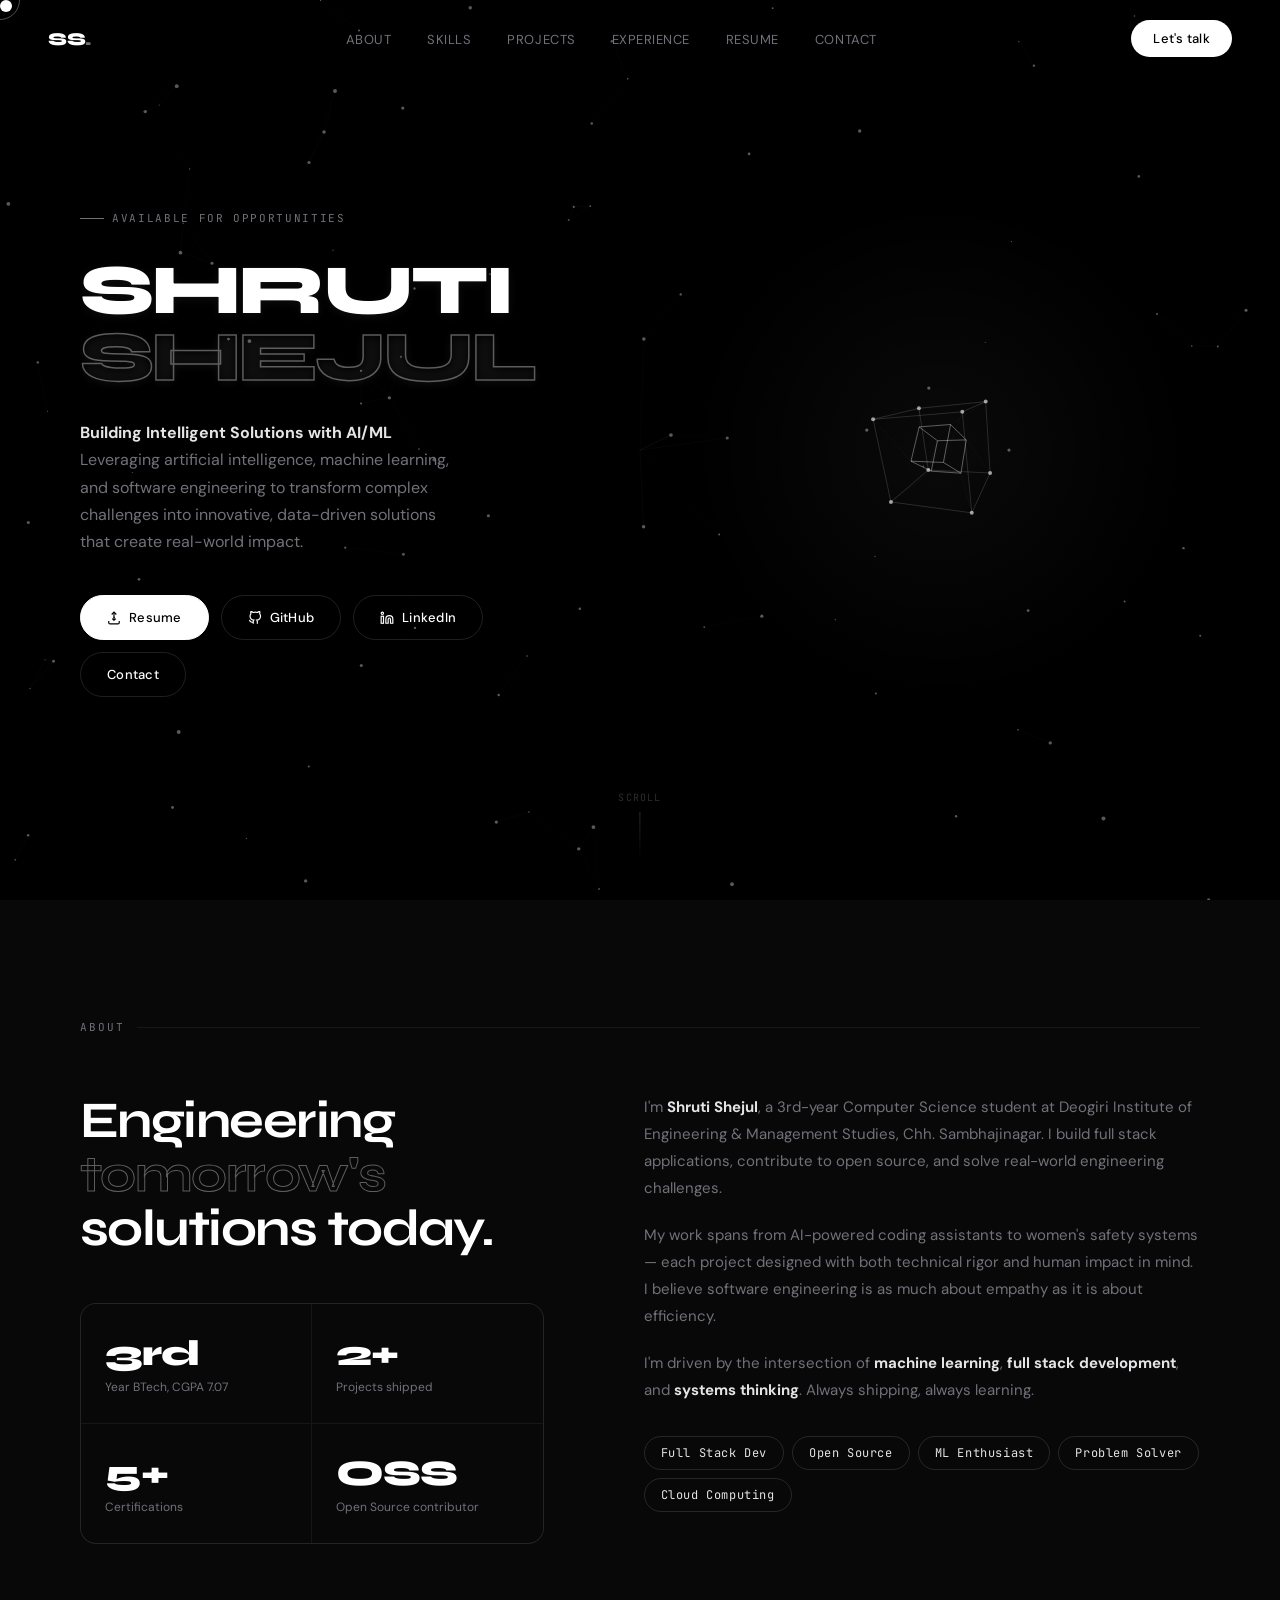
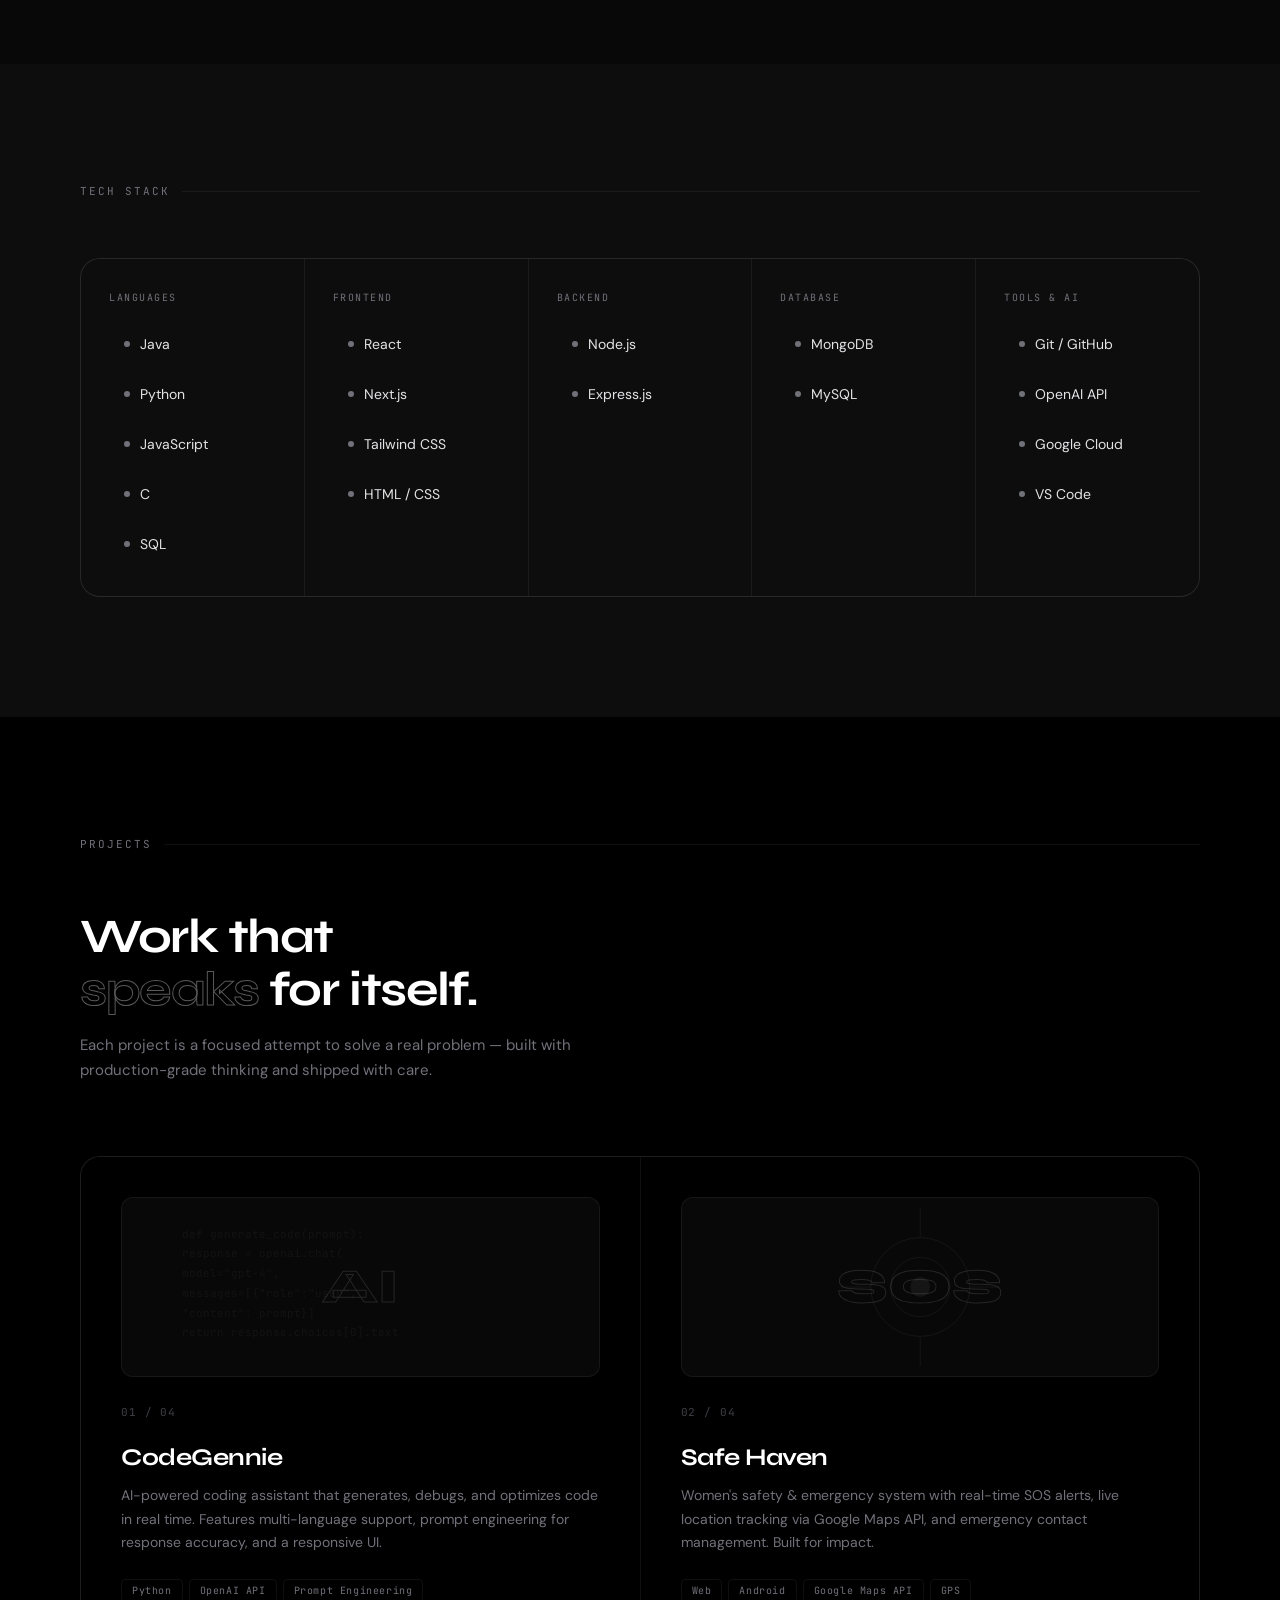
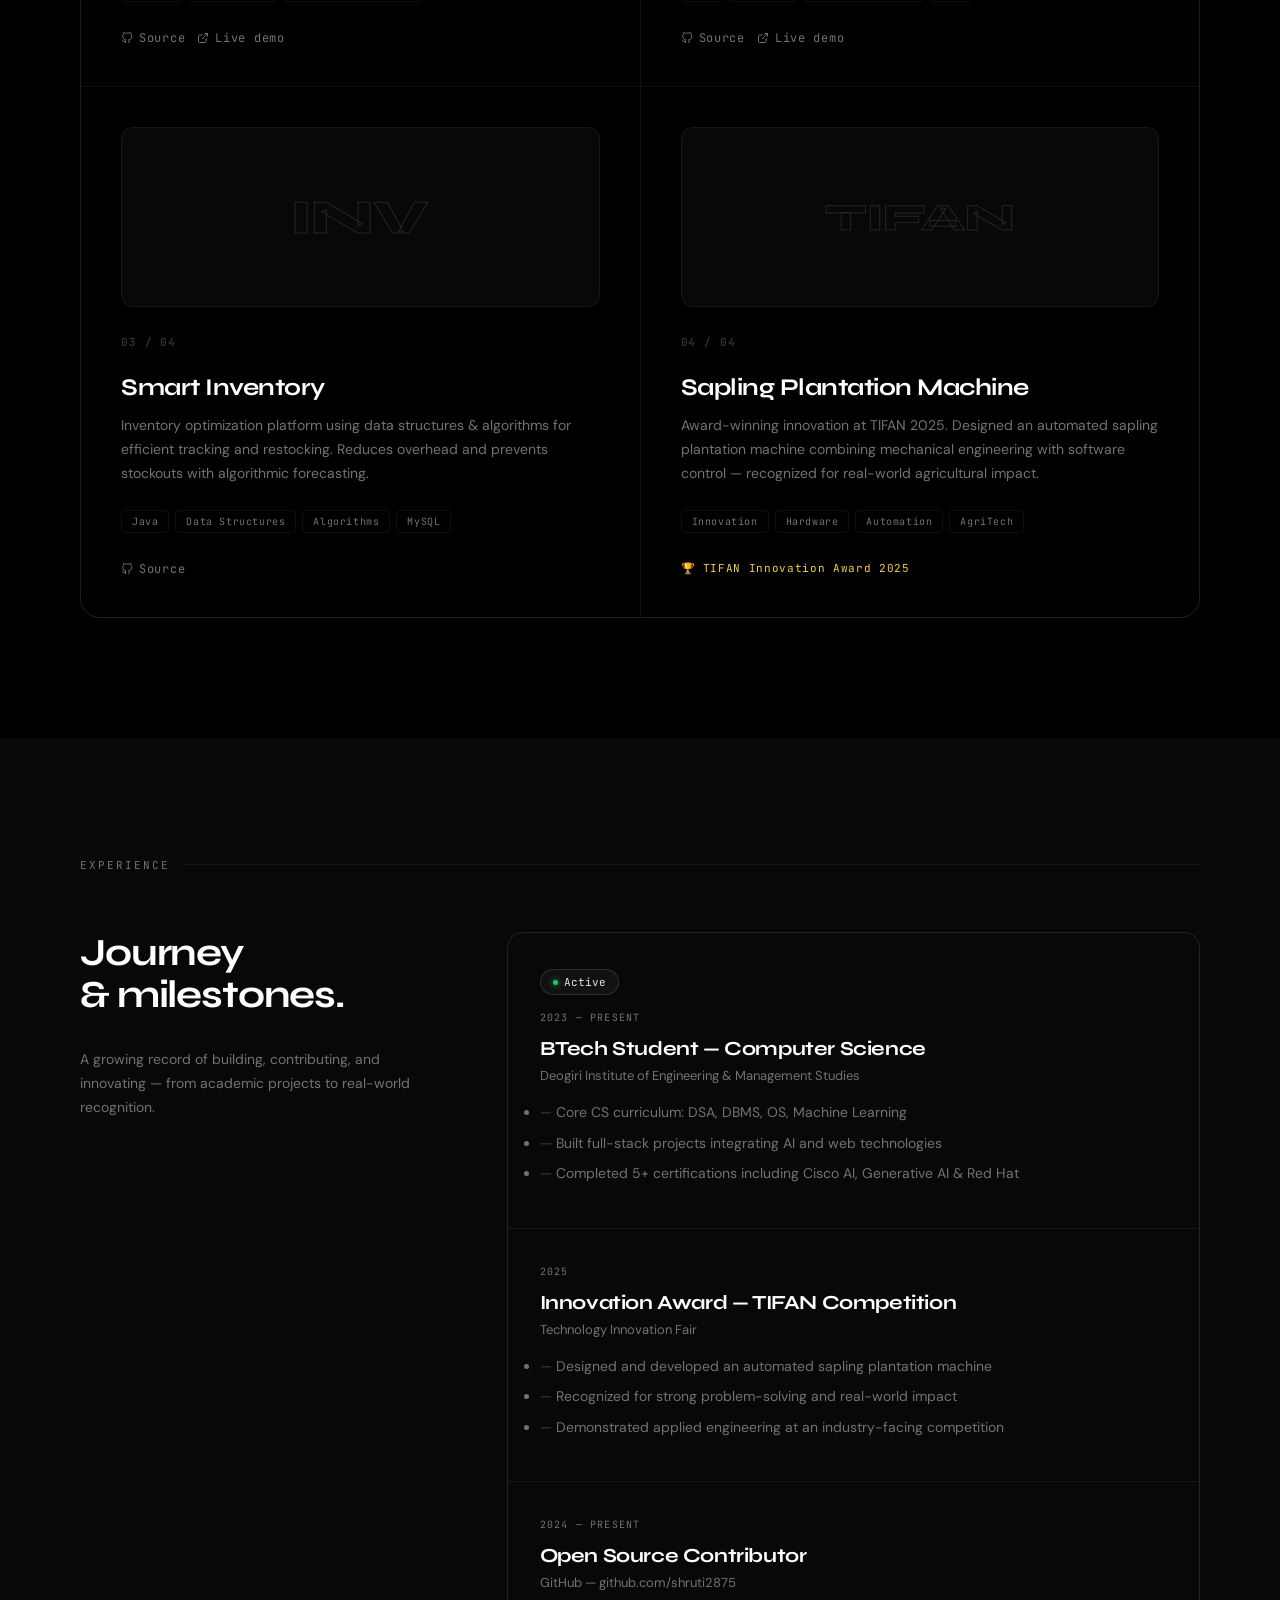
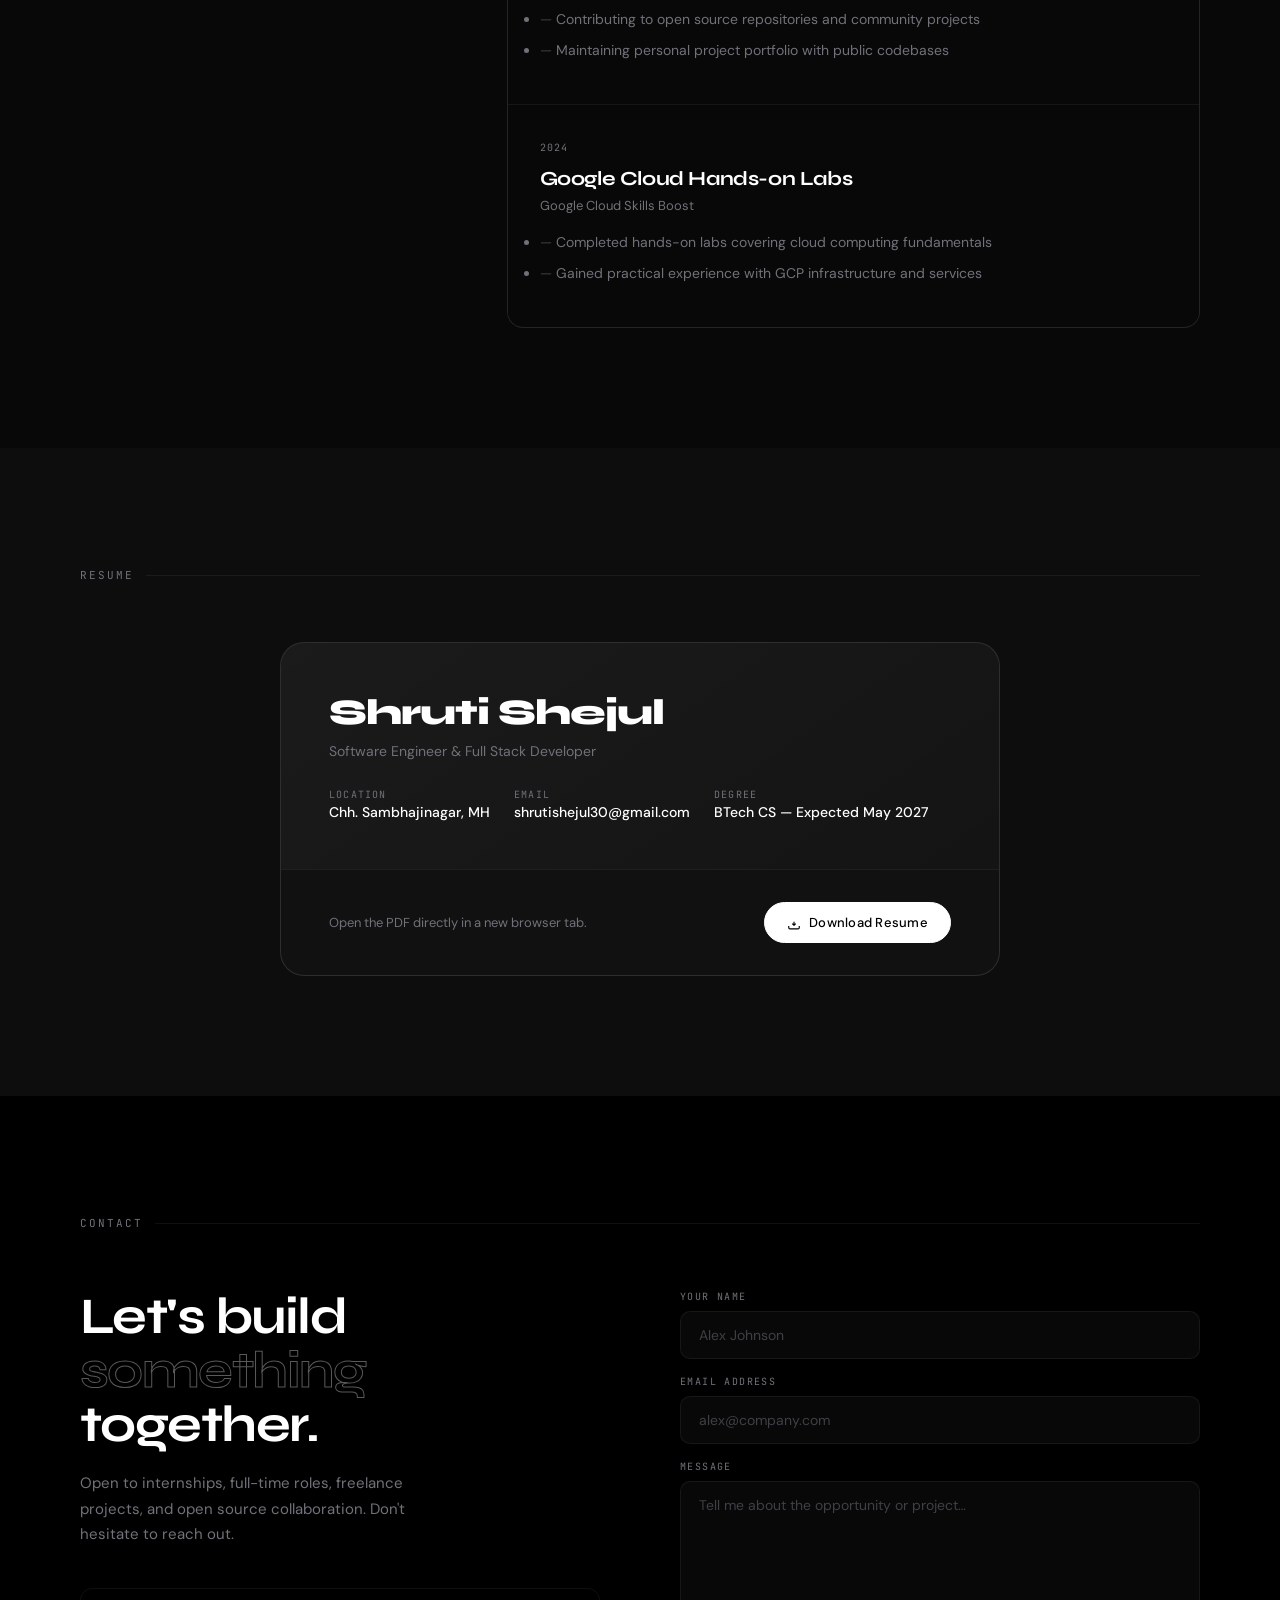
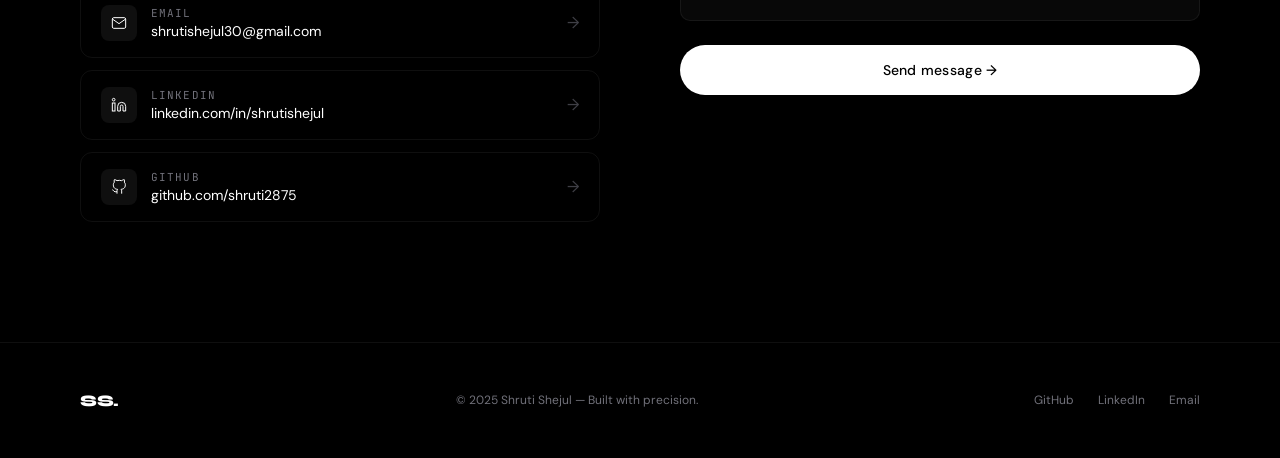
<file: index.html>
<!DOCTYPE html>
<html lang="en">
<head>
  <meta charset="UTF-8" />
  <meta name="viewport" content="width=device-width, initial-scale=1.0" />
  <meta name="description" content="Shruti Shejul — Full Stack Developer, Software Engineer, and Open Source Contributor building real-world software solutions." />
  <meta name="keywords" content="Shruti Shejul, portfolio, software engineer, full stack developer, open source, web development" />
  <meta name="author" content="Shruti Shejul" />
  <meta property="og:title" content="Shruti Shejul — Software Engineer" />
  <meta property="og:description" content="Full Stack Developer building real-world software solutions." />
  <meta property="og:type" content="website" />
  <meta property="og:site_name" content="Shruti Shejul Portfolio" />
  <meta name="theme-color" content="#000000" />
  <title>Shruti Shejul — Software Engineer</title>
  <link rel="preconnect" href="https://fonts.googleapis.com" />
  <link rel="preconnect" href="https://fonts.gstatic.com" crossorigin />
  <link href="https://fonts.googleapis.com/css2?family=Syne:wght@400;600;700;800&family=DM+Sans:wght@300;400;500&family=JetBrains+Mono:wght@400;500&display=swap" rel="stylesheet" />
  <link rel="icon" type="image/svg+xml" href="assets/icons/favicon.svg" />
  <link rel="stylesheet" href="css/style.css" />
  <link rel="stylesheet" href="css/animations.css" />
  <link rel="stylesheet" href="css/responsive.css" />
</head>
<body>
  <div id="cursor"></div>
  <div id="cursor-ring"></div>

  <!-- Navbar -->
  <nav id="nav">
    <a href="#home" class="nav-logo">SS<span>.</span></a>
    <ul class="nav-links">
      <li><a href="#about">About</a></li>
      <li><a href="#skills">Skills</a></li>
      <li><a href="#projects">Projects</a></li>
      <li><a href="#experience">Experience</a></li>
      <li><a href="./assets/resume/resume.pdf" target="_blank" rel="noopener noreferrer" data-resume-link>Resume</a></li>
      <li><a href="#contact">Contact</a></li>
    </ul>
    <a href="mailto:shrutishejul30@gmail.com" class="nav-cta">Let's talk</a>
    <button class="nav-menu" aria-label="menu" id="menuBtn">
      <span></span><span></span><span></span>
    </button>
  </nav>

  <!-- Hero -->
  <section id="home">
    <canvas id="particles-canvas"></canvas>
    <div class="hero-grid">
      <div class="hero-content">
        <div class="hero-label">Available for opportunities</div>
        <h1 class="hero-name">
          <span class="line">SHRUTI</span>
          <span class="line">SHEJUL</span>
        </h1>
        <p class="hero-tagline">
          <strong>Building Intelligent Solutions with AI/ML</strong><br>
          Leveraging artificial intelligence, machine learning, and software engineering to transform complex challenges into innovative, data-driven solutions that create real-world impact.
        </p>
        <div class="hero-actions">
          <a href="./assets/resume/resume.pdf" target="_blank" rel="noopener noreferrer" class="btn btn-primary" data-resume-link>
            <svg viewBox="0 0 24 24" fill="none" stroke="currentColor"><path d="M12 10v6m0 0l-3-3m3 3l3-3M3 17v3a2 2 0 002 2h14a2 2 0 002-2v-3"/><path d="M16 6l-4-4-4 4"/><path d="M12 2v10"/></svg>
            Resume
          </a>
          <a href="https://github.com/shruti2875" target="_blank" rel="noopener" class="btn btn-ghost">
            <svg viewBox="0 0 24 24" fill="none" stroke="currentColor"><path d="M9 19c-5 1.5-5-2.5-7-3m14 6v-3.87a3.37 3.37 0 00-.94-2.61c3.14-.35 6.44-1.54 6.44-7A5.44 5.44 0 0020 4.77 5.07 5.07 0 0019.91 1S18.73.65 16 2.48a13.38 13.38 0 00-7 0C6.27.65 5.09 1 5.09 1A5.07 5.07 0 005 4.77a5.44 5.44 0 00-1.5 3.78c0 5.42 3.3 6.61 6.44 7A3.37 3.37 0 009 18.13V22"/></svg>
            GitHub
          </a>
          <a href="https://www.linkedin.com/in/shrutishejul" target="_blank" rel="noopener" class="btn btn-ghost">
            <svg viewBox="0 0 24 24" fill="none" stroke="currentColor"><path d="M16 8a6 6 0 016 6v7h-4v-7a2 2 0 00-2-2 2 2 0 00-2 2v7h-4v-7a6 6 0 016-6z"/><rect x="2" y="9" width="4" height="12"/><circle cx="4" cy="4" r="2"/></svg>
            LinkedIn
          </a>
          <a href="#contact" class="btn btn-ghost">Contact</a>
        </div>
      </div>
      <div class="hero-visual">
        <div class="hero-orb-wrap">
          <div class="orb-glow"></div>
          <canvas id="hero3d" width="420" height="420"></canvas>
        </div>
      </div>
    </div>
    <div class="scroll-indicator">
      <span>Scroll</span>
      <div class="scroll-line"></div>
    </div>
  </section>

  <!-- About -->
  <section id="about">
    <div class="container">
      <div class="section-label">About</div>
      <div class="about-grid">
        <div class="reveal">
          <h2 class="about-headline">Engineering<br><em>tomorrow's</em><br>solutions today.</h2>
          <div class="about-stats">
            <div class="stat-cell"><div class="num">3rd</div><div class="lbl">Year BTech, CGPA 7.07</div></div>
            <div class="stat-cell"><div class="num">2+</div><div class="lbl">Projects shipped</div></div>
            <div class="stat-cell"><div class="num">5+</div><div class="lbl">Certifications</div></div>
            <div class="stat-cell"><div class="num">OSS</div><div class="lbl">Open Source contributor</div></div>
          </div>
        </div>
        <div class="about-text reveal reveal-delay-2">
          <p>I'm <strong>Shruti Shejul</strong>, a 3rd-year Computer Science student at Deogiri Institute of Engineering &amp; Management Studies, Chh. Sambhajinagar. I build full stack applications, contribute to open source, and solve real-world engineering challenges.</p>
          <p>My work spans from AI-powered coding assistants to women's safety systems — each project designed with both technical rigor and human impact in mind. I believe software engineering is as much about empathy as it is about efficiency.</p>
          <p>I'm driven by the intersection of <strong>machine learning</strong>, <strong>full stack development</strong>, and <strong>systems thinking</strong>. Always shipping, always learning.</p>
          <div class="about-badges">
            <span class="badge">Full Stack Dev</span>
            <span class="badge">Open Source</span>
            <span class="badge">ML Enthusiast</span>
            <span class="badge">Problem Solver</span>
            <span class="badge">Cloud Computing</span>
          </div>
        </div>
      </div>
    </div>
  </section>

  <!-- Skills -->
  <section id="skills">
    <div class="container">
      <div class="section-label">Tech Stack</div>
      <div class="skills-grid reveal">
        <div class="skill-cat"><div class="skill-cat-label">Languages</div><div class="skill-items"><div class="skill-item"><span class="skill-dot"></span>Java</div><div class="skill-item"><span class="skill-dot"></span>Python</div><div class="skill-item"><span class="skill-dot"></span>JavaScript</div><div class="skill-item"><span class="skill-dot"></span>C</div><div class="skill-item"><span class="skill-dot"></span>SQL</div></div></div>
        <div class="skill-cat"><div class="skill-cat-label">Frontend</div><div class="skill-items"><div class="skill-item"><span class="skill-dot"></span>React</div><div class="skill-item"><span class="skill-dot"></span>Next.js</div><div class="skill-item"><span class="skill-dot"></span>Tailwind CSS</div><div class="skill-item"><span class="skill-dot"></span>HTML / CSS</div></div></div>
        <div class="skill-cat"><div class="skill-cat-label">Backend</div><div class="skill-items"><div class="skill-item"><span class="skill-dot"></span>Node.js</div><div class="skill-item"><span class="skill-dot"></span>Express.js</div></div></div>
        <div class="skill-cat"><div class="skill-cat-label">Database</div><div class="skill-items"><div class="skill-item"><span class="skill-dot"></span>MongoDB</div><div class="skill-item"><span class="skill-dot"></span>MySQL</div></div></div>
        <div class="skill-cat"><div class="skill-cat-label">Tools &amp; AI</div><div class="skill-items"><div class="skill-item"><span class="skill-dot"></span>Git / GitHub</div><div class="skill-item"><span class="skill-dot"></span>OpenAI API</div><div class="skill-item"><span class="skill-dot"></span>Google Cloud</div><div class="skill-item"><span class="skill-dot"></span>VS Code</div></div></div>
      </div>
    </div>
  </section>

  <!-- Projects -->
  <section id="projects">
    <div class="container">
      <div class="section-label">Projects</div>
      <div class="projects-intro reveal">
        <h2>Work that<br><em style="font-style:normal;color:transparent;-webkit-text-stroke:1px rgba(255,255,255,.35)">speaks</em> for itself.</h2>
        <p>Each project is a focused attempt to solve a real problem — built with production-grade thinking and shipped with care.</p>
      </div>
      <div class="projects-grid">
        <div class="project-card reveal"><div class="project-visual"><div class="project-visual-inner"><div class="project-icon">AI</div></div><svg style="position:absolute;inset:0;width:100%;height:100%;opacity:.04" viewBox="0 0 400 180"><text x="20" y="40" fill="white" font-family="JetBrains Mono,monospace" font-size="11">def generate_code(prompt):</text><text x="20" y="60" fill="white" font-family="JetBrains Mono,monospace" font-size="11">  response = openai.chat(</text><text x="20" y="80" fill="white" font-family="JetBrains Mono,monospace" font-size="11">    model="gpt-4",</text><text x="20" y="100" fill="white" font-family="JetBrains Mono,monospace" font-size="11">    messages=[{"role":"user",</text><text x="20" y="120" fill="white" font-family="JetBrains Mono,monospace" font-size="11">      "content": prompt}]</text><text x="20" y="140" fill="white" font-family="JetBrains Mono,monospace" font-size="11">  return response.choices[0].text</text></svg></div><div class="project-num">01 / 04</div><div class="project-title">CodeGennie</div><p class="project-desc">AI-powered coding assistant that generates, debugs, and optimizes code in real time. Features multi-language support, prompt engineering for response accuracy, and a responsive UI.</p><div class="project-stack"><span class="tech-tag">Python</span><span class="tech-tag">OpenAI API</span><span class="tech-tag">Prompt Engineering</span></div><div class="project-links"><a href="https://github.com/shruti2875" target="_blank" rel="noopener" class="project-link"><svg viewBox="0 0 24 24" fill="none" stroke="currentColor" stroke-width="2"><path d="M9 19c-5 1.5-5-2.5-7-3m14 6v-3.87a3.37 3.37 0 00-.94-2.61c3.14-.35 6.44-1.54 6.44-7A5.44 5.44 0 0020 4.77 5.07 5.07 0 0019.91 1S18.73.65 16 2.48a13.38 13.38 0 00-7 0C6.27.65 5.09 1 5.09 1A5.07 5.07 0 005 4.77a5.44 5.44 0 00-1.5 3.78c0 5.42 3.3 6.61 6.44 7A3.37 3.37 0 009 18.13V22"/></svg>Source</a><a href="#" class="project-link"><svg viewBox="0 0 24 24" fill="none" stroke="currentColor" stroke-width="2"><path d="M18 13v6a2 2 0 01-2 2H5a2 2 0 01-2-2V8a2 2 0 012-2h6"/><polyline points="15 3 21 3 21 9"/><line x1="10" y1="14" x2="21" y2="3"/></svg>Live demo</a></div></div>
        <div class="project-card reveal reveal-delay-1"><div class="project-visual"><div class="project-visual-inner"><div class="project-icon">SOS</div></div><svg style="position:absolute;inset:0;width:100%;height:100%;opacity:.05" viewBox="0 0 400 180"><circle cx="200" cy="90" r="50" fill="none" stroke="white" stroke-width="1"/><circle cx="200" cy="90" r="30" fill="none" stroke="white" stroke-width="1"/><circle cx="200" cy="90" r="10" fill="white"/><line x1="200" y1="10" x2="200" y2="40" stroke="white" stroke-width="1"/><line x1="200" y1="140" x2="200" y2="170" stroke="white" stroke-width="1"/><line x1="120" y1="90" x2="150" y2="90" stroke="white" stroke-width="1"/><line x1="250" y1="90" x2="280" y2="90" stroke="white" stroke-width="1"/></svg></div><div class="project-num">02 / 04</div><div class="project-title">Safe Haven</div><p class="project-desc">Women's safety &amp; emergency system with real-time SOS alerts, live location tracking via Google Maps API, and emergency contact management. Built for impact.</p><div class="project-stack"><span class="tech-tag">Web</span><span class="tech-tag">Android</span><span class="tech-tag">Google Maps API</span><span class="tech-tag">GPS</span></div><div class="project-links"><a href="https://github.com/shruti2875" target="_blank" rel="noopener" class="project-link"><svg viewBox="0 0 24 24" fill="none" stroke="currentColor" stroke-width="2"><path d="M9 19c-5 1.5-5-2.5-7-3m14 6v-3.87a3.37 3.37 0 00-.94-2.61c3.14-.35 6.44-1.54 6.44-7A5.44 5.44 0 0020 4.77 5.07 5.07 0 0019.91 1S18.73.65 16 2.48a13.38 13.38 0 00-7 0C6.27.65 5.09 1 5.09 1A5.07 5.07 0 005 4.77a5.44 5.44 0 00-1.5 3.78c0 5.42 3.3 6.61 6.44 7A3.37 3.37 0 009 18.13V22"/></svg>Source</a><a href="#" class="project-link"><svg viewBox="0 0 24 24" fill="none" stroke="currentColor" stroke-width="2"><path d="M18 13v6a2 2 0 01-2 2H5a2 2 0 01-2-2V8a2 2 0 012-2h6"/><polyline points="15 3 21 3 21 9"/><line x1="10" y1="14" x2="21" y2="3"/></svg>Live demo</a></div></div>
        <div class="project-card reveal reveal-delay-2"><div class="project-visual"><div class="project-visual-inner"><div class="project-icon">INV</div></div></div><div class="project-num">03 / 04</div><div class="project-title">Smart Inventory</div><p class="project-desc">Inventory optimization platform using data structures &amp; algorithms for efficient tracking and restocking. Reduces overhead and prevents stockouts with algorithmic forecasting.</p><div class="project-stack"><span class="tech-tag">Java</span><span class="tech-tag">Data Structures</span><span class="tech-tag">Algorithms</span><span class="tech-tag">MySQL</span></div><div class="project-links"><a href="https://github.com/shruti2875" target="_blank" rel="noopener" class="project-link"><svg viewBox="0 0 24 24" fill="none" stroke="currentColor" stroke-width="2"><path d="M9 19c-5 1.5-5-2.5-7-3m14 6v-3.87a3.37 3.37 0 00-.94-2.61c3.14-.35 6.44-1.54 6.44-7A5.44 5.44 0 0020 4.77 5.07 5.07 0 0019.91 1S18.73.65 16 2.48a13.38 13.38 0 00-7 0C6.27.65 5.09 1 5.09 1A5.07 5.07 0 005 4.77a5.44 5.44 0 00-1.5 3.78c0 5.42 3.3 6.61 6.44 7A3.37 3.37 0 009 18.13V22"/></svg>Source</a></div></div>
        <div class="project-card reveal reveal-delay-3"><div class="project-visual"><div class="project-visual-inner"><div class="project-icon" style="font-size:38px;">TIFAN</div></div></div><div class="project-num">04 / 04</div><div class="project-title">Sapling Plantation Machine</div><p class="project-desc">Award-winning innovation at TIFAN 2025. Designed an automated sapling plantation machine combining mechanical engineering with software control — recognized for real-world agricultural impact.</p><div class="project-stack"><span class="tech-tag">Innovation</span><span class="tech-tag">Hardware</span><span class="tech-tag">Automation</span><span class="tech-tag">AgriTech</span></div><div class="project-links"><span class="project-link" style="color:#f4d03f;font-size:11px;">🏆 TIFAN Innovation Award 2025</span></div></div>
      </div>
    </div>
  </section>

  <!-- Experience -->
  <section id="experience">
    <div class="container">
      <div class="section-label">Experience</div>
      <div class="exp-grid">
        <div class="exp-nav reveal">
          <p class="exp-nav-label">Journey<br>&amp; milestones.</p>
          <p style="color:var(--muted);font-size:14px;line-height:1.7;margin-top:20px;">A growing record of building, contributing, and innovating — from academic projects to real-world recognition.</p>
        </div>
        <div class="exp-timeline">
          <div class="exp-item reveal"><div class="exp-badge"><span class="exp-badge-dot"></span>Active</div><div class="exp-period">2023 — Present</div><div class="exp-role">BTech Student — Computer Science</div><div class="exp-org">Deogiri Institute of Engineering &amp; Management Studies</div><ul class="exp-desc"><li>Core CS curriculum: DSA, DBMS, OS, Machine Learning</li><li>Built full-stack projects integrating AI and web technologies</li><li>Completed 5+ certifications including Cisco AI, Generative AI &amp; Red Hat</li></ul></div>
          <div class="exp-item reveal reveal-delay-1"><div class="exp-period">2025</div><div class="exp-role">Innovation Award — TIFAN Competition</div><div class="exp-org">Technology Innovation Fair</div><ul class="exp-desc"><li>Designed and developed an automated sapling plantation machine</li><li>Recognized for strong problem-solving and real-world impact</li><li>Demonstrated applied engineering at an industry-facing competition</li></ul></div>
          <div class="exp-item reveal reveal-delay-2"><div class="exp-period">2024 — Present</div><div class="exp-role">Open Source Contributor</div><div class="exp-org">GitHub — github.com/shruti2875</div><ul class="exp-desc"><li>Contributing to open source repositories and community projects</li><li>Maintaining personal project portfolio with public codebases</li></ul></div>
          <div class="exp-item reveal reveal-delay-3"><div class="exp-period">2024</div><div class="exp-role">Google Cloud Hands-on Labs</div><div class="exp-org">Google Cloud Skills Boost</div><ul class="exp-desc"><li>Completed hands-on labs covering cloud computing fundamentals</li><li>Gained practical experience with GCP infrastructure and services</li></ul></div>
        </div>
      </div>
    </div>
  </section>

  <!-- Resume -->
  <section id="resume">
    <div class="container">
      <div class="section-label">Resume</div>
      <div class="resume-wrap">
        <div class="resume-card reveal">
          <div class="resume-card-top">
            <h2>Shruti Shejul</h2>
            <p>Software Engineer &amp; Full Stack Developer</p>
            <div class="resume-meta">
              <div class="resume-meta-item"><span class="key">Location</span><span class="val">Chh. Sambhajinagar, MH</span></div>
              <div class="resume-meta-item"><span class="key">Email</span><span class="val">shrutishejul30@gmail.com</span></div>
              <div class="resume-meta-item"><span class="key">Degree</span><span class="val">BTech CS — Expected May 2027</span></div>
            </div>
          </div>
          <div class="resume-card-bottom">
            <p style="font-size:13px;color:var(--muted);">Open the PDF directly in a new browser tab.</p>
            <div class="resume-actions">
              <a href="./assets/resume/resume.pdf" target="_blank" rel="noopener noreferrer" class="btn btn-primary" data-resume-link style="padding:11px 22px;">
                <svg viewBox="0 0 24 24" fill="none" stroke="currentColor" stroke-width="2" style="width:14px;height:14px"><path d="M12 10v6m0 0l-3-3m3 3l3-3M3 17v3a2 2 0 002 2h14a2 2 0 002-2v-3"/></svg>
                Download Resume
              </a>
            </div>
          </div>
        </div>
      </div>
    </div>
  </section>

  <!-- Contact -->
  <section id="contact">
    <div class="container">
      <div class="section-label">Contact</div>
      <div class="contact-wrap">
        <div class="contact-left reveal">
          <h2>Let's build<br><em>something</em><br>together.</h2>
          <p>Open to internships, full-time roles, freelance projects, and open source collaboration. Don't hesitate to reach out.</p>
          <div class="contact-channels">
            <a href="mailto:shrutishejul30@gmail.com" class="contact-channel"><div class="contact-channel-icon"><svg viewBox="0 0 24 24" fill="none" stroke="currentColor" stroke-width="1.5"><path d="M4 4h16c1.1 0 2 .9 2 2v12c0 1.1-.9 2-2 2H4c-1.1 0-2-.9-2-2V6c0-1.1.9-2 2-2z"/><polyline points="22,6 12,13 2,6"/></svg></div><div class="contact-channel-info"><div class="label">Email</div><div class="value">shrutishejul30@gmail.com</div></div><div class="contact-channel-arrow">→</div></a>
            <a href="https://www.linkedin.com/in/shrutishejul" target="_blank" rel="noopener" class="contact-channel"><div class="contact-channel-icon"><svg viewBox="0 0 24 24" fill="none" stroke="currentColor" stroke-width="1.5"><path d="M16 8a6 6 0 016 6v7h-4v-7a2 2 0 00-2-2 2 2 0 00-2 2v7h-4v-7a6 6 0 016-6z"/><rect x="2" y="9" width="4" height="12"/><circle cx="4" cy="4" r="2"/></svg></div><div class="contact-channel-info"><div class="label">LinkedIn</div><div class="value">linkedin.com/in/shrutishejul</div></div><div class="contact-channel-arrow">→</div></a>
            <a href="https://github.com/shruti2875" target="_blank" rel="noopener" class="contact-channel"><div class="contact-channel-icon"><svg viewBox="0 0 24 24" fill="none" stroke="currentColor" stroke-width="1.5"><path d="M9 19c-5 1.5-5-2.5-7-3m14 6v-3.87a3.37 3.37 0 00-.94-2.61c3.14-.35 6.44-1.54 6.44-7A5.44 5.44 0 0020 4.77 5.07 5.07 0 0019.91 1S18.73.65 16 2.48a13.38 13.38 0 00-7 0C6.27.65 5.09 1 5.09 1A5.07 5.07 0 005 4.77a5.44 5.44 0 00-1.5 3.78c0 5.42 3.3 6.61 6.44 7A3.37 3.37 0 009 18.13V22"/></svg></div><div class="contact-channel-info"><div class="label">GitHub</div><div class="value">github.com/shruti2875</div></div><div class="contact-channel-arrow">→</div></a>
          </div>
        </div>
        <div class="reveal reveal-delay-2">
          <form class="contact-form">
            <div class="form-group"><label class="form-label" for="fname">Your name</label><input type="text" id="fname" class="form-input" placeholder="Alex Johnson" /></div>
            <div class="form-group"><label class="form-label" for="femail">Email address</label><input type="email" id="femail" class="form-input" placeholder="alex@company.com" /></div>
            <div class="form-group"><label class="form-label" for="fmsg">Message</label><textarea id="fmsg" class="form-textarea" placeholder="Tell me about the opportunity or project…"></textarea></div>
            <button type="submit" class="form-submit" id="submitBtn">Send message →</button>
          </form>
        </div>
      </div>
    </div>
  </section>

  <!-- Footer -->
  <footer>
    <div class="footer-logo">SS.</div>
    <div class="footer-copy">© 2025 Shruti Shejul — Built with precision.</div>
    <div class="footer-links">
      <a href="https://github.com/shruti2875" target="_blank" rel="noopener">GitHub</a>
      <a href="https://www.linkedin.com/in/shrutishejul" target="_blank" rel="noopener">LinkedIn</a>
      <a href="mailto:shrutishejul30@gmail.com">Email</a>
    </div>
  </footer>

  <script src="js/main.js"></script>
  <script src="js/particles.js"></script>
  <script src="js/animations.js"></script>
</body>
</html>
</file>
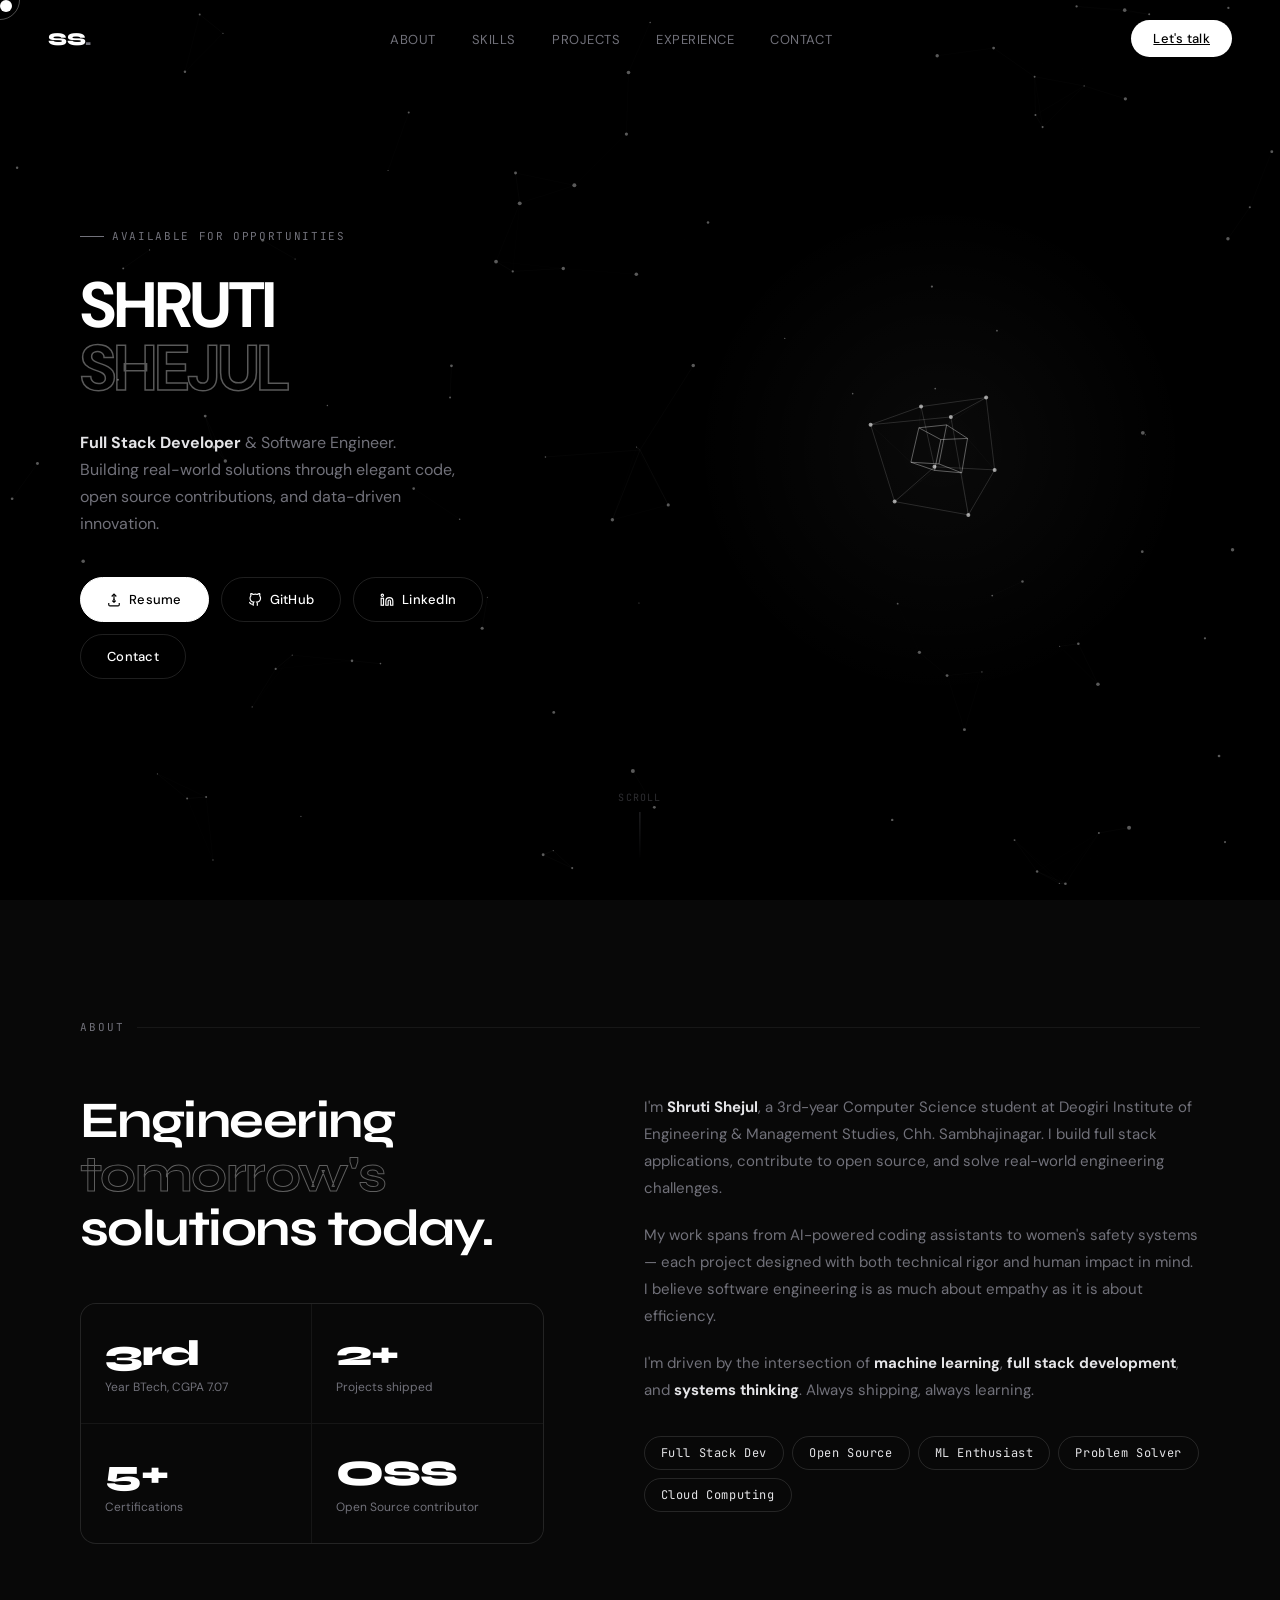
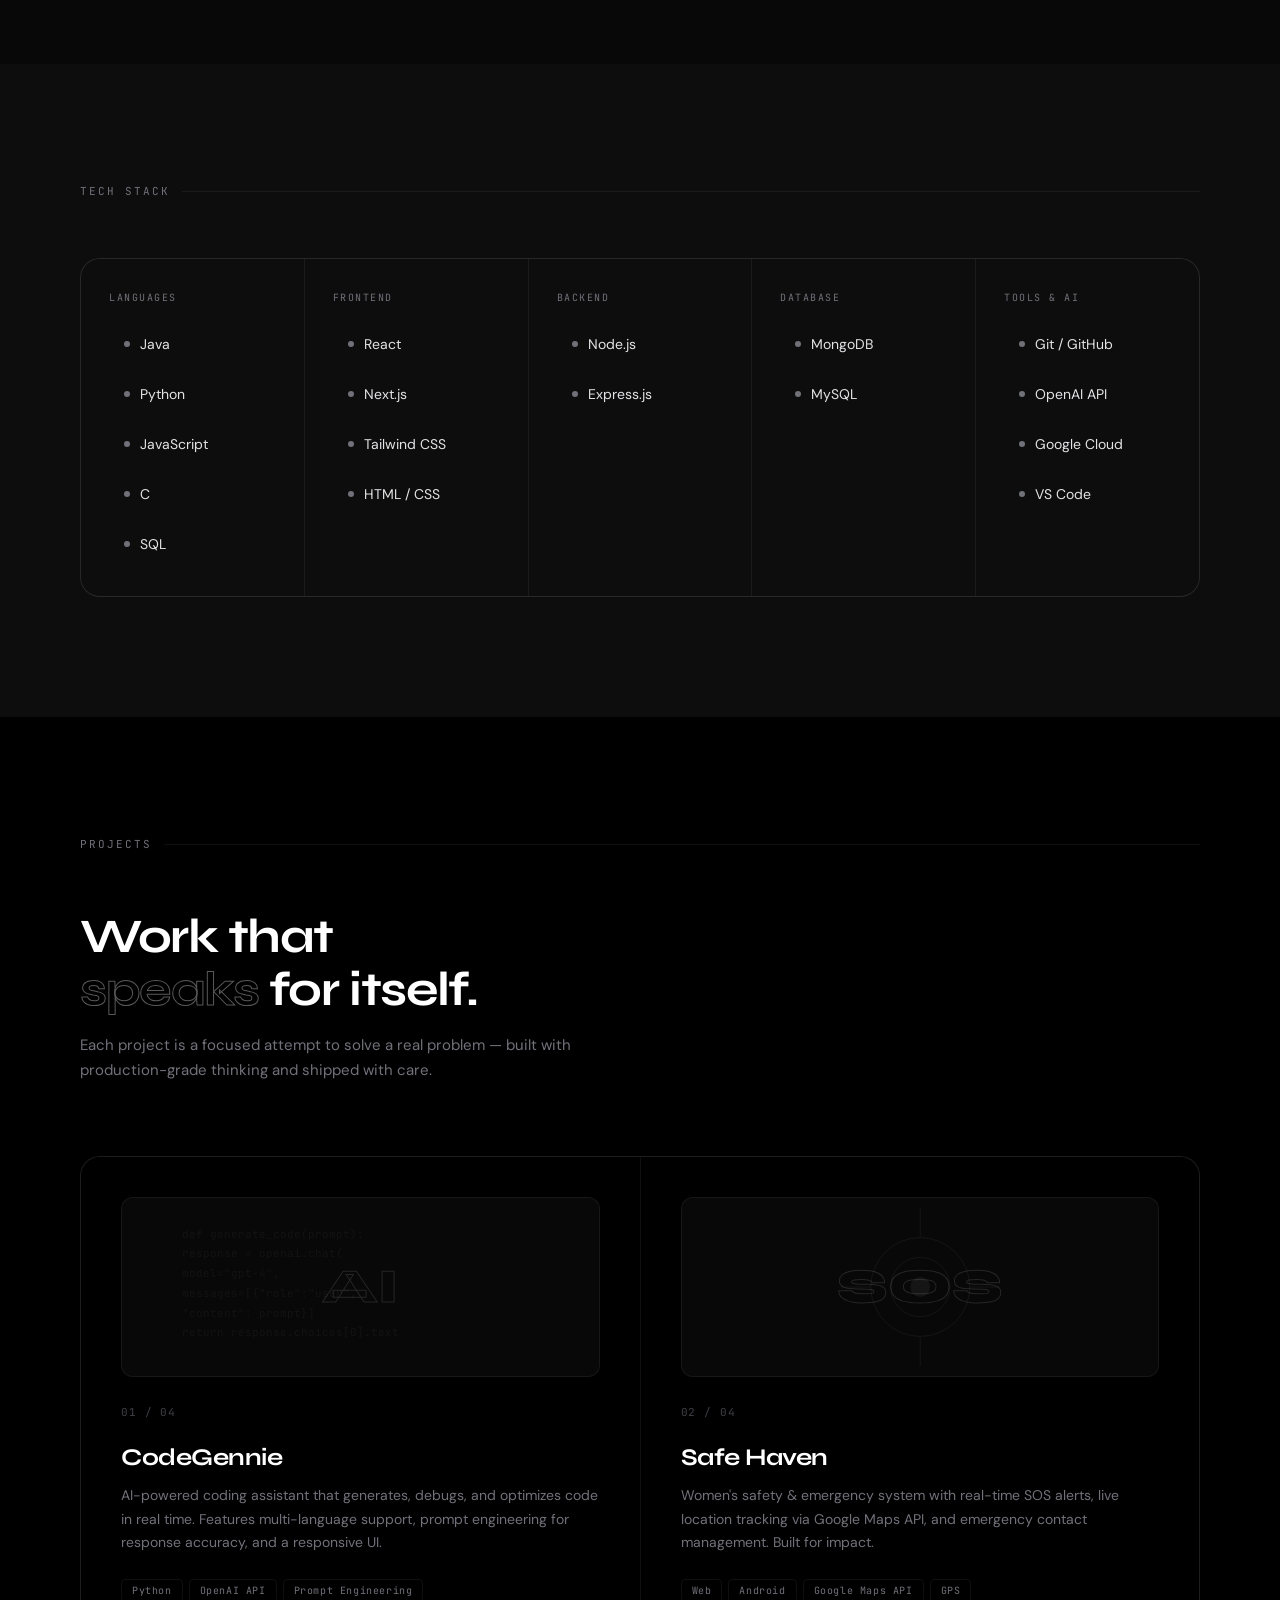
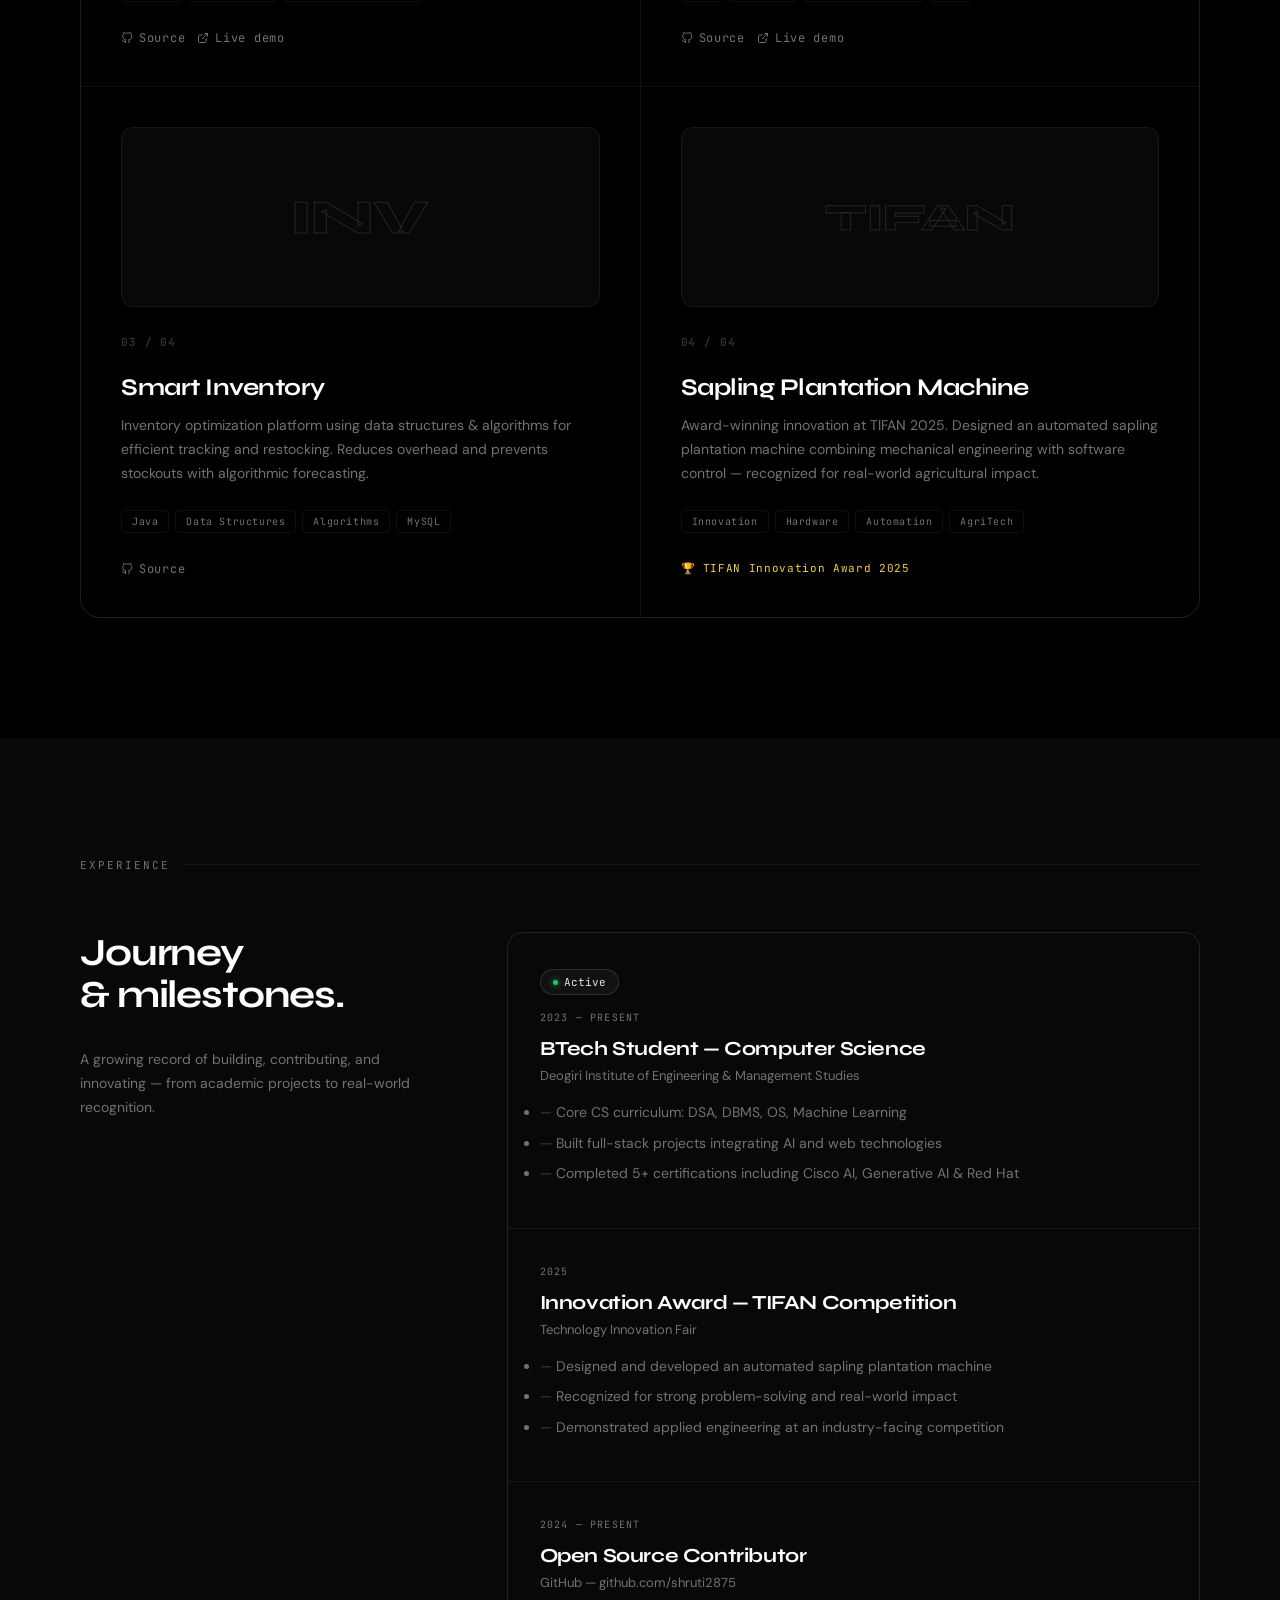
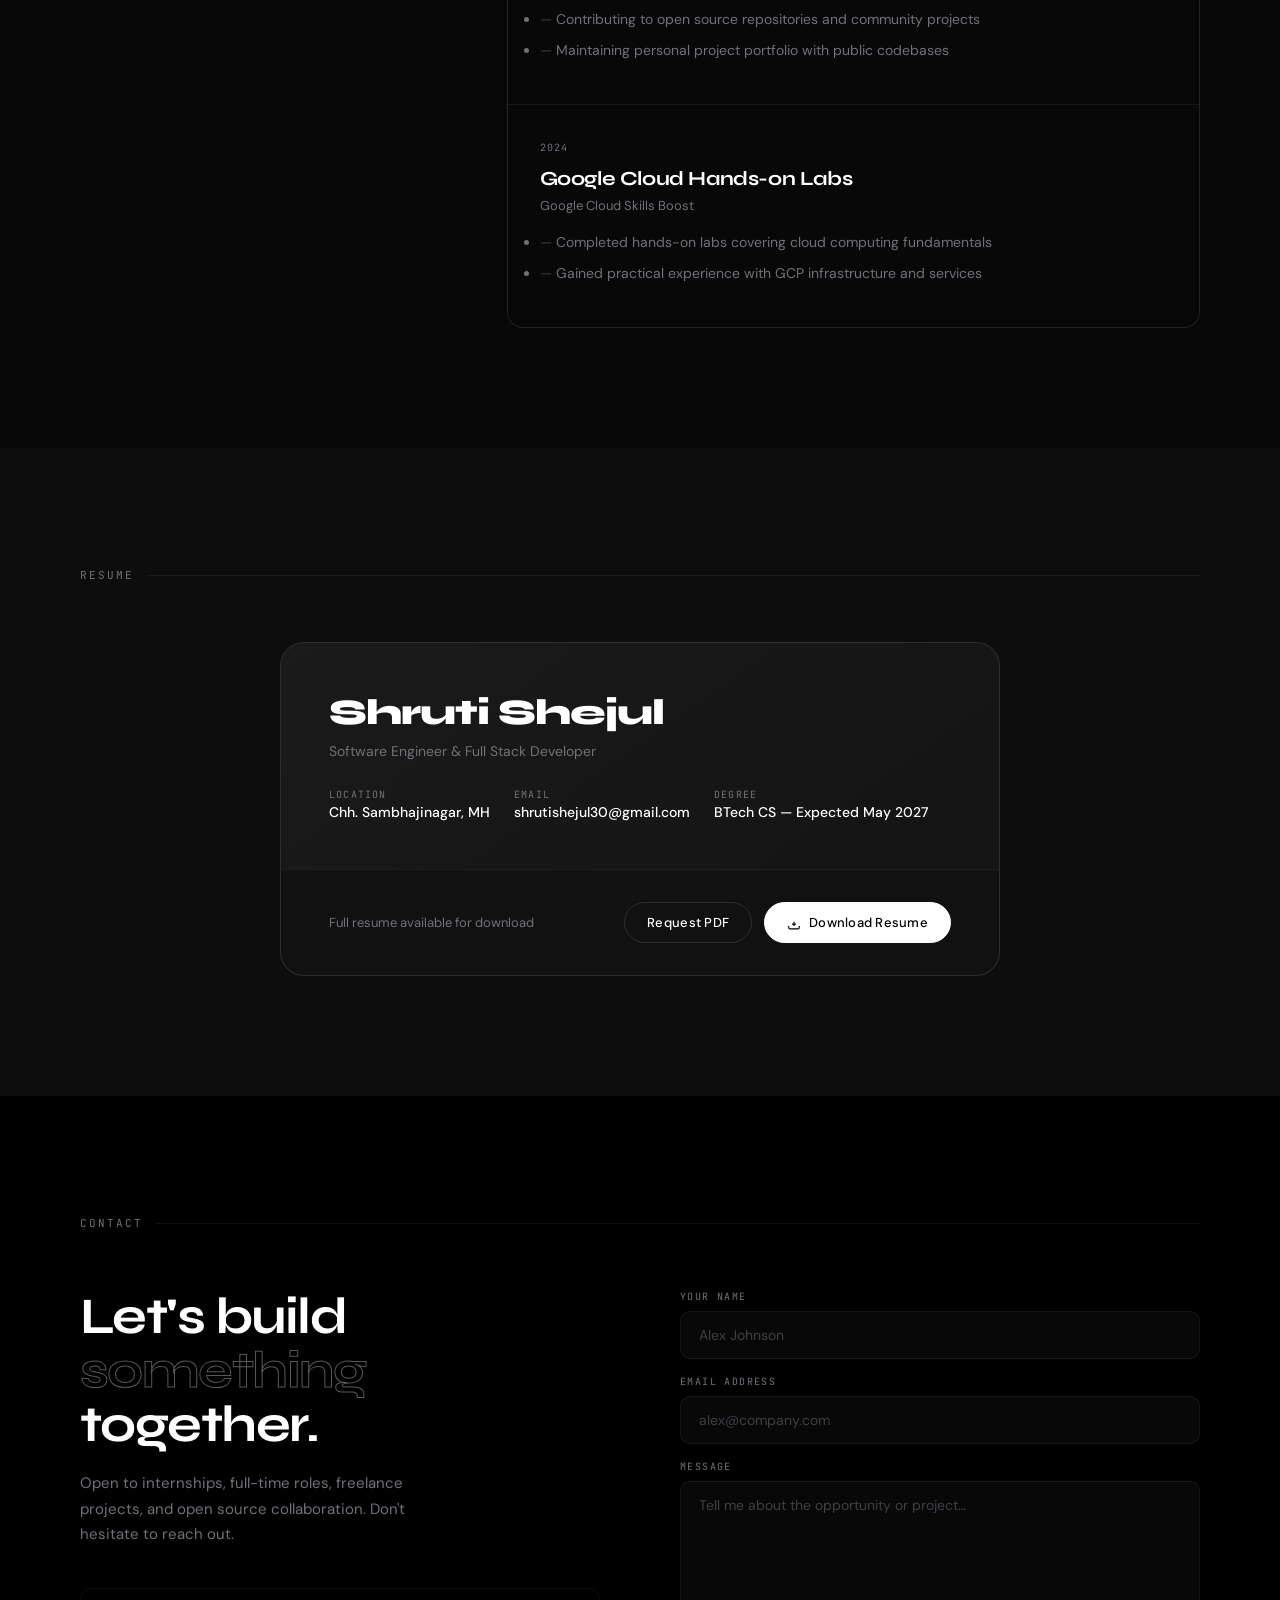
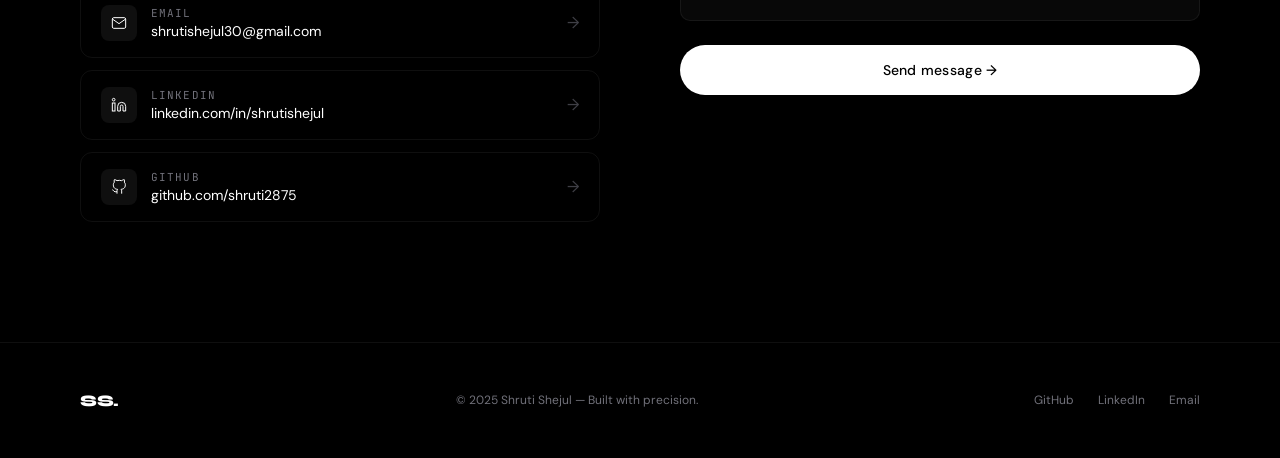
<file: shruti-shejul-portfolio.html>
<!DOCTYPE html>
<html lang="en">
<head>
<meta charset="UTF-8"/>
<meta name="viewport" content="width=device-width, initial-scale=1.0"/>
<title>Shruti Shejul — Software Engineer</title>
<meta name="description" content="Shruti Shejul — Full Stack Developer, Software Engineer, and Open Source Contributor building real-world software solutions."/>
<meta property="og:title" content="Shruti Shejul — Software Engineer"/>
<meta property="og:description" content="Full Stack Developer building real-world software solutions."/>
<link rel="preconnect" href="https://fonts.googleapis.com"/>
<link rel="preconnect" href="https://fonts.gstatic.com" crossorigin/>
<link href="https://fonts.googleapis.com/css2?family=Syne:wght@400;600;700;800&family=DM+Sans:wght@300;400;500&family=JetBrains+Mono:wght@400;500&display=swap" rel="stylesheet"/>
<style>
*,*::before,*::after{margin:0;padding:0;box-sizing:border-box;}
:root{
  --bg:#000;--bg2:#080808;--bg3:#0d0d0d;
  --white:#fff;--muted:#71717a;--subtle:#3f3f46;
  --accent:#e4e4e7;
  --border:rgba(255,255,255,0.06);
  --border2:rgba(255,255,255,0.12);
  --grad1:linear-gradient(135deg,#fff 0%,#a1a1aa 100%);
  --grad2:linear-gradient(135deg,#e4e4e7 0%,#71717a 100%);
  --font-display:'Syne',sans-serif;
  --font-body:'DM Sans',sans-serif;
  --font-mono:'JetBrains Mono',monospace;
  --ease:cubic-bezier(.4,0,.2,1);
}
html{scroll-behavior:smooth;font-size:16px;}
body{background:var(--bg);color:var(--white);font-family:var(--font-body);overflow-x:hidden;cursor:none;}

/* CURSOR */
#cursor{position:fixed;width:12px;height:12px;background:var(--white);border-radius:50%;pointer-events:none;z-index:9999;transition:transform .15s var(--ease),opacity .15s;mix-blend-mode:difference;}
#cursor-ring{position:fixed;width:40px;height:40px;border:1px solid rgba(255,255,255,0.3);border-radius:50%;pointer-events:none;z-index:9998;transition:transform .4s var(--ease),width .3s,height .3s,border-color .3s;}

/* SCROLLBAR */
::-webkit-scrollbar{width:3px;}
::-webkit-scrollbar-track{background:var(--bg);}
::-webkit-scrollbar-thumb{background:var(--subtle);border-radius:4px;}

/* NAVBAR */
nav{position:fixed;top:0;left:0;right:0;z-index:100;padding:20px 48px;display:flex;align-items:center;justify-content:space-between;border-bottom:1px solid transparent;transition:border-color .3s,background .3s;}
nav.scrolled{background:rgba(0,0,0,.85);backdrop-filter:blur(20px);border-bottom:1px solid var(--border);}
.nav-logo{font-family:var(--font-display);font-size:18px;font-weight:800;letter-spacing:-.02em;text-decoration:none;color:var(--white);}
.nav-logo span{color:var(--muted);}
.nav-links{display:flex;gap:36px;list-style:none;}
.nav-links a{text-decoration:none;color:var(--muted);font-size:13px;font-weight:400;letter-spacing:.04em;text-transform:uppercase;transition:color .2s;}
.nav-links a:hover{color:var(--white);}
.nav-cta{background:var(--white);color:var(--bg);font-family:var(--font-body);font-size:13px;font-weight:500;padding:10px 22px;border-radius:100px;border:none;cursor:none;transition:transform .2s,background .2s;letter-spacing:.02em;}
.nav-cta:hover{transform:scale(1.03);}
.nav-menu{display:none;flex-direction:column;gap:5px;cursor:none;background:none;border:none;padding:4px;}
.nav-menu span{display:block;width:22px;height:1.5px;background:var(--white);transition:.3s;}

/* SECTIONS */
section{padding:120px 80px;}
.container{max-width:1200px;margin:0 auto;}

/* ========== HERO ========== */
#home{min-height:100vh;display:flex;align-items:center;padding:0 80px;position:relative;overflow:hidden;}
#particles-canvas{position:absolute;inset:0;z-index:0;}
.hero-grid{display:grid;grid-template-columns:1fr 1fr;gap:80px;align-items:center;position:relative;z-index:2;width:100%;max-width:1200px;margin:0 auto;}

.hero-label{display:inline-flex;align-items:center;gap:8px;font-family:var(--font-mono);font-size:11px;color:var(--muted);text-transform:uppercase;letter-spacing:.15em;margin-bottom:32px;opacity:0;transform:translateY(20px);animation:fadeUp .8s var(--ease) .2s forwards;}
.hero-label::before{content:'';display:block;width:24px;height:1px;background:var(--muted);}

.hero-name{font-family:var(--font-body);font-size:clamp(42px,5vw,64px);font-weight:700;line-height:.98;letter-spacing:-.03em;color:var(--white);overflow:hidden;}
.hero-name .line{display:block;opacity:0;transform:translateY(100%);animation:slideUp .9s var(--ease) forwards;}
.hero-name .line:nth-child(1){animation-delay:.4s;}
.hero-name .line:nth-child(2){animation-delay:.55s;color:transparent;-webkit-text-stroke:1.5px rgba(255,255,255,.35);}

.hero-tagline{margin-top:28px;font-size:16px;color:var(--muted);line-height:1.7;max-width:380px;opacity:0;animation:fadeUp .8s var(--ease) .8s forwards;}
.hero-tagline strong{color:var(--accent);}

.hero-actions{display:flex;flex-wrap:wrap;gap:12px;margin-top:40px;opacity:0;animation:fadeUp .8s var(--ease) 1s forwards;}
.btn{display:inline-flex;align-items:center;gap:8px;padding:13px 26px;border-radius:100px;font-size:13px;font-weight:500;text-decoration:none;cursor:none;transition:all .25s var(--ease);letter-spacing:.02em;}
.btn-primary{background:var(--white);color:var(--bg);border:1px solid var(--white);}
.btn-primary:hover{transform:translateY(-2px);box-shadow:0 12px 40px rgba(255,255,255,.15);}
.btn-ghost{background:transparent;color:var(--white);border:1px solid var(--border2);}
.btn-ghost:hover{background:rgba(255,255,255,.05);border-color:rgba(255,255,255,.25);transform:translateY(-2px);}
.btn svg{width:14px;height:14px;stroke-width:2;}

/* Hero 3D Object */
.hero-visual{display:flex;align-items:center;justify-content:center;opacity:0;animation:fadeIn 1.2s var(--ease) .6s forwards;}
.hero-orb-wrap{position:relative;width:420px;height:420px;}
.hero-orb-wrap canvas{position:absolute;inset:0;}
.orb-glow{position:absolute;inset:-40px;border-radius:50%;background:radial-gradient(circle,rgba(255,255,255,.04) 0%,transparent 70%);animation:pulse 4s ease-in-out infinite;}

/* Scroll indicator */
.scroll-indicator{position:absolute;bottom:40px;left:50%;transform:translateX(-50%);display:flex;flex-direction:column;align-items:center;gap:8px;opacity:.4;z-index:2;}
.scroll-indicator span{font-family:var(--font-mono);font-size:10px;letter-spacing:.12em;text-transform:uppercase;color:var(--muted);}
.scroll-line{width:1px;height:48px;background:linear-gradient(to bottom,var(--muted),transparent);animation:scrollDrop 1.5s ease-in-out infinite;}

/* ========== ABOUT ========== */
#about{background:var(--bg2);}
.section-label{font-family:var(--font-mono);font-size:11px;color:var(--muted);text-transform:uppercase;letter-spacing:.18em;display:flex;align-items:center;gap:12px;margin-bottom:60px;}
.section-label::after{content:'';flex:1;height:1px;background:var(--border);}
.about-grid{display:grid;grid-template-columns:1fr 1.2fr;gap:100px;align-items:start;}
.about-headline{font-family:var(--font-display);font-size:clamp(36px,4vw,52px);font-weight:700;line-height:1.05;letter-spacing:-.03em;}
.about-headline em{font-style:normal;color:transparent;-webkit-text-stroke:1px rgba(255,255,255,.35);}
.about-stats{display:grid;grid-template-columns:1fr 1fr;gap:1px;background:var(--border);border:1px solid var(--border);border-radius:16px;overflow:hidden;margin-top:48px;}
.stat-cell{background:var(--bg2);padding:28px 24px;}
.stat-cell .num{font-family:var(--font-display);font-size:36px;font-weight:800;letter-spacing:-.03em;}
.stat-cell .lbl{font-size:12px;color:var(--muted);margin-top:4px;}
.about-text p{color:var(--muted);line-height:1.8;font-size:15px;margin-bottom:20px;}
.about-text p strong{color:var(--accent);}
.about-badges{display:flex;flex-wrap:wrap;gap:8px;margin-top:32px;}
.badge{padding:8px 16px;border:1px solid var(--border2);border-radius:100px;font-size:12px;color:var(--accent);font-family:var(--font-mono);letter-spacing:.05em;}

/* ========== SKILLS ========== */
#skills{background:var(--bg3);}
.skills-grid{display:grid;grid-template-columns:repeat(auto-fit,minmax(200px,1fr));gap:1px;background:var(--border);border:1px solid var(--border);border-radius:20px;overflow:hidden;}
.skill-cat{background:var(--bg3);padding:32px 28px;transition:background .3s;}
.skill-cat:hover{background:rgba(255,255,255,.03);}
.skill-cat-label{font-family:var(--font-mono);font-size:10px;text-transform:uppercase;letter-spacing:.15em;color:var(--muted);margin-bottom:20px;}
.skill-items{display:flex;flex-direction:column;gap:10px;}
.skill-item{display:flex;align-items:center;gap:10px;font-size:14px;font-weight:400;color:var(--accent);padding:10px 14px;border:1px solid transparent;border-radius:8px;transition:all .25s var(--ease);}
.skill-item:hover{background:rgba(255,255,255,.04);border-color:var(--border2);}
.skill-dot{width:6px;height:6px;border-radius:50%;background:var(--muted);flex-shrink:0;transition:background .25s;}
.skill-item:hover .skill-dot{background:var(--white);}

/* ========== PROJECTS ========== */
#projects{background:var(--bg);}
.projects-intro{max-width:580px;margin-bottom:72px;}
.projects-intro h2{font-family:var(--font-display);font-size:clamp(32px,4vw,48px);font-weight:700;letter-spacing:-.03em;line-height:1.1;margin-bottom:16px;}
.projects-intro p{color:var(--muted);font-size:15px;line-height:1.7;}
.projects-grid{display:grid;grid-template-columns:1fr 1fr;gap:1px;background:var(--border);border:1px solid var(--border);border-radius:20px;overflow:hidden;}
.project-card{background:var(--bg);padding:40px;position:relative;overflow:hidden;transition:background .35s;}
.project-card::before{content:'';position:absolute;inset:0;background:radial-gradient(600px circle at var(--mx,50%) var(--my,50%),rgba(255,255,255,.03),transparent 60%);opacity:0;transition:opacity .4s;}
.project-card:hover{background:rgba(255,255,255,.02);}
.project-card:hover::before{opacity:1;}
.project-num{font-family:var(--font-mono);font-size:11px;color:var(--subtle);margin-bottom:24px;letter-spacing:.08em;}
.project-title{font-family:var(--font-display);font-size:24px;font-weight:700;letter-spacing:-.02em;margin-bottom:12px;}
.project-desc{font-size:14px;color:var(--muted);line-height:1.7;margin-bottom:24px;}
.project-stack{display:flex;flex-wrap:wrap;gap:6px;margin-bottom:28px;}
.tech-tag{font-family:var(--font-mono);font-size:10px;color:var(--muted);border:1px solid var(--border);padding:4px 10px;border-radius:4px;letter-spacing:.06em;}
.project-links{display:flex;gap:12px;}
.project-link{display:inline-flex;align-items:center;gap:6px;font-size:12px;color:var(--muted);text-decoration:none;font-family:var(--font-mono);letter-spacing:.06em;transition:color .2s;}
.project-link:hover{color:var(--white);}
.project-link svg{width:12px;height:12px;}
.project-visual{height:180px;background:var(--bg2);border-radius:12px;margin-bottom:28px;display:flex;align-items:center;justify-content:center;border:1px solid var(--border);overflow:hidden;position:relative;}
.project-visual-inner{position:relative;z-index:1;text-align:center;}
.project-icon{font-family:var(--font-display);font-size:48px;font-weight:800;color:transparent;-webkit-text-stroke:1px rgba(255,255,255,.12);}

/* ========== EXPERIENCE ========== */
#experience{background:var(--bg2);}
.exp-grid{display:grid;grid-template-columns:1fr 2fr;gap:80px;}
.exp-nav{position:sticky;top:120px;}
.exp-nav-label{font-family:var(--font-display);font-size:clamp(28px,3vw,40px);font-weight:700;letter-spacing:-.03em;line-height:1.1;margin-bottom:32px;}
.exp-timeline{display:flex;flex-direction:column;gap:1px;background:var(--border);border:1px solid var(--border);border-radius:16px;overflow:hidden;}
.exp-item{background:var(--bg2);padding:36px 32px;position:relative;transition:background .3s;}
.exp-item:hover{background:rgba(255,255,255,.02);}
.exp-period{font-family:var(--font-mono);font-size:10px;color:var(--muted);letter-spacing:.12em;text-transform:uppercase;margin-bottom:12px;}
.exp-role{font-family:var(--font-display);font-size:20px;font-weight:700;letter-spacing:-.02em;margin-bottom:6px;}
.exp-org{font-size:13px;color:var(--muted);margin-bottom:16px;}
.exp-desc{font-size:14px;color:var(--muted);line-height:1.75;}
.exp-desc li{margin-bottom:6px;padding-left:16px;position:relative;}
.exp-desc li::before{content:'—';position:absolute;left:0;color:var(--subtle);}
.exp-badge{display:inline-flex;align-items:center;gap:6px;padding:5px 12px;background:rgba(255,255,255,.04);border:1px solid var(--border2);border-radius:100px;font-size:11px;font-family:var(--font-mono);color:var(--accent);margin-bottom:16px;}
.exp-badge-dot{width:5px;height:5px;border-radius:50%;background:#22c55e;box-shadow:0 0 6px #22c55e;}

/* ========== RESUME ========== */
#resume{background:var(--bg3);}
.resume-wrap{max-width:720px;margin:0 auto;}
.resume-card{border:1px solid var(--border2);border-radius:24px;overflow:hidden;background:rgba(255,255,255,.02);}
.resume-card-top{padding:48px;background:linear-gradient(145deg,rgba(255,255,255,.04),rgba(255,255,255,.01));}
.resume-card-top h2{font-family:var(--font-display);font-size:36px;font-weight:800;letter-spacing:-.03em;margin-bottom:8px;}
.resume-card-top p{color:var(--muted);font-size:14px;}
.resume-meta{display:flex;gap:24px;flex-wrap:wrap;margin-top:28px;}
.resume-meta-item{display:flex;flex-direction:column;gap:2px;}
.resume-meta-item .key{font-family:var(--font-mono);font-size:10px;color:var(--muted);text-transform:uppercase;letter-spacing:.12em;}
.resume-meta-item .val{font-size:14px;font-weight:500;}
.resume-card-bottom{padding:32px 48px;border-top:1px solid var(--border);display:flex;justify-content:space-between;align-items:center;flex-wrap:wrap;gap:16px;}
.resume-actions{display:flex;gap:12px;}

/* ========== CONTACT ========== */
#contact{background:var(--bg);}
.contact-wrap{display:grid;grid-template-columns:1fr 1fr;gap:80px;align-items:start;}
.contact-left h2{font-family:var(--font-display);font-size:clamp(32px,4vw,52px);font-weight:700;letter-spacing:-.03em;line-height:1.05;margin-bottom:20px;}
.contact-left h2 em{font-style:normal;color:transparent;-webkit-text-stroke:1px rgba(255,255,255,.35);}
.contact-left p{color:var(--muted);font-size:15px;line-height:1.7;max-width:380px;margin-bottom:40px;}
.contact-channels{display:flex;flex-direction:column;gap:12px;}
.contact-channel{display:flex;align-items:center;gap:14px;padding:16px 20px;border:1px solid var(--border);border-radius:12px;text-decoration:none;color:var(--white);transition:all .25s;}
.contact-channel:hover{background:rgba(255,255,255,.03);border-color:var(--border2);transform:translateX(4px);}
.contact-channel-icon{width:36px;height:36px;border-radius:8px;background:rgba(255,255,255,.06);display:flex;align-items:center;justify-content:center;flex-shrink:0;}
.contact-channel-icon svg{width:16px;height:16px;}
.contact-channel-info .label{font-size:11px;color:var(--muted);font-family:var(--font-mono);text-transform:uppercase;letter-spacing:.1em;}
.contact-channel-info .value{font-size:14px;margin-top:2px;}
.contact-channel-arrow{margin-left:auto;color:var(--subtle);transition:transform .2s,color .2s;}
.contact-channel:hover .contact-channel-arrow{transform:translateX(4px);color:var(--white);}

/* Contact Form */
.contact-form{display:flex;flex-direction:column;gap:16px;}
.form-group{display:flex;flex-direction:column;gap:8px;}
.form-label{font-family:var(--font-mono);font-size:10px;color:var(--muted);text-transform:uppercase;letter-spacing:.14em;}
.form-input,.form-textarea{background:rgba(255,255,255,.03);border:1px solid var(--border);border-radius:10px;padding:14px 18px;font-family:var(--font-body);font-size:14px;color:var(--white);outline:none;transition:border-color .2s;resize:none;}
.form-input::placeholder,.form-textarea::placeholder{color:var(--subtle);}
.form-input:focus,.form-textarea:focus{border-color:var(--border2);}
.form-textarea{min-height:140px;}
.form-submit{background:var(--white);color:var(--bg);font-family:var(--font-body);font-size:14px;font-weight:500;padding:16px 32px;border-radius:100px;border:none;cursor:none;transition:all .25s;letter-spacing:.02em;margin-top:8px;}
.form-submit:hover{transform:translateY(-2px);box-shadow:0 12px 40px rgba(255,255,255,.15);}

/* FOOTER */
footer{padding:48px 80px;border-top:1px solid var(--border);display:flex;align-items:center;justify-content:space-between;flex-wrap:gap;gap:16px;}
.footer-logo{font-family:var(--font-display);font-size:16px;font-weight:800;letter-spacing:-.02em;}
.footer-copy{font-size:12px;color:var(--muted);}
.footer-links{display:flex;gap:24px;}
.footer-links a{font-size:12px;color:var(--muted);text-decoration:none;transition:color .2s;}
.footer-links a:hover{color:var(--white);}

/* ANIMATIONS */
@keyframes fadeUp{from{opacity:0;transform:translateY(24px)}to{opacity:1;transform:translateY(0)}}
@keyframes slideUp{from{opacity:0;transform:translateY(100%)}to{opacity:1;transform:translateY(0)}}
@keyframes fadeIn{from{opacity:0}to{opacity:1}}
@keyframes pulse{0%,100%{transform:scale(1);opacity:.6}50%{transform:scale(1.05);opacity:1}}
@keyframes scrollDrop{0%{transform:scaleY(0);transform-origin:top}50%{transform:scaleY(1);transform-origin:top}100%{transform:scaleY(0);transform-origin:bottom}}
@keyframes spin{from{transform:rotateY(0deg) rotateX(15deg)}to{transform:rotateY(360deg) rotateX(15deg)}}

/* REVEAL ON SCROLL */
.reveal{opacity:0;transform:translateY(32px);transition:opacity .7s var(--ease),transform .7s var(--ease);}
.reveal.visible{opacity:1;transform:translateY(0);}
.reveal-delay-1{transition-delay:.1s;}
.reveal-delay-2{transition-delay:.2s;}
.reveal-delay-3{transition-delay:.3s;}

/* MOBILE */
@media(max-width:900px){
  section{padding:80px 24px;}
  nav{padding:16px 24px;}
  .nav-links,.nav-cta{display:none;}
  .nav-menu{display:flex;}
  #home{padding:0 24px;}
  .hero-grid{grid-template-columns:1fr;gap:60px;padding:120px 0 80px;}
  .hero-visual{display:none;}
  .about-grid,.contact-wrap,.exp-grid{grid-template-columns:1fr;gap:48px;}
  .projects-grid{grid-template-columns:1fr;}
  footer{padding:32px 24px;flex-direction:column;text-align:center;}
  .about-stats{display:grid;}
}
@media(max-width:600px){
  .hero-name{font-size:clamp(36px,12vw,52px);}
  .skills-grid{grid-template-columns:1fr 1fr;}
}
</style>
</head>
<body>

<div id="cursor"></div>
<div id="cursor-ring"></div>

<!-- NAV -->
<nav id="nav">
  <a href="#home" class="nav-logo">SS<span>.</span></a>
  <ul class="nav-links">
    <li><a href="#about">About</a></li>
    <li><a href="#skills">Skills</a></li>
    <li><a href="#projects">Projects</a></li>
    <li><a href="#experience">Experience</a></li>
    <li><a href="#contact">Contact</a></li>
  </ul>
  <a href="mailto:shrutishejul30@gmail.com" class="nav-cta">Let's talk</a>
  <button class="nav-menu" aria-label="menu" id="menuBtn">
    <span></span><span></span><span></span>
  </button>
</nav>

<!-- HERO -->
<section id="home">
  <canvas id="particles-canvas"></canvas>
  <div class="hero-grid">
    <div class="hero-content">
      <div class="hero-label">Available for opportunities</div>
      <h1 class="hero-name">
        <span class="line">SHRUTI</span>
        <span class="line">SHEJUL</span>
      </h1>
      <p class="hero-tagline">
        <strong>Full Stack Developer</strong> &amp; Software Engineer.<br>
        Building real-world solutions through elegant code, open source contributions, and data-driven innovation.
      </p>
      <div class="hero-actions">
        <a href="#resume" class="btn btn-primary">
          <svg viewBox="0 0 24 24" fill="none" stroke="currentColor"><path d="M12 10v6m0 0l-3-3m3 3l3-3M3 17v3a2 2 0 002 2h14a2 2 0 002-2v-3"/><path d="M16 6l-4-4-4 4"/><path d="M12 2v10"/></svg>
          Resume
        </a>
        <a href="https://github.com/shruti2875" target="_blank" rel="noopener" class="btn btn-ghost">
          <svg viewBox="0 0 24 24" fill="none" stroke="currentColor"><path d="M9 19c-5 1.5-5-2.5-7-3m14 6v-3.87a3.37 3.37 0 00-.94-2.61c3.14-.35 6.44-1.54 6.44-7A5.44 5.44 0 0020 4.77 5.07 5.07 0 0019.91 1S18.73.65 16 2.48a13.38 13.38 0 00-7 0C6.27.65 5.09 1 5.09 1A5.07 5.07 0 005 4.77a5.44 5.44 0 00-1.5 3.78c0 5.42 3.3 6.61 6.44 7A3.37 3.37 0 009 18.13V22"/></svg>
          GitHub
        </a>
        <a href="https://www.linkedin.com/in/shrutishejul" target="_blank" rel="noopener" class="btn btn-ghost">
          <svg viewBox="0 0 24 24" fill="none" stroke="currentColor"><path d="M16 8a6 6 0 016 6v7h-4v-7a2 2 0 00-2-2 2 2 0 00-2 2v7h-4v-7a6 6 0 016-6z"/><rect x="2" y="9" width="4" height="12"/><circle cx="4" cy="4" r="2"/></svg>
          LinkedIn
        </a>
        <a href="#contact" class="btn btn-ghost">Contact</a>
      </div>
    </div>
    <div class="hero-visual">
      <div class="hero-orb-wrap">
        <div class="orb-glow"></div>
        <canvas id="hero3d" width="420" height="420"></canvas>
      </div>
    </div>
  </div>
  <div class="scroll-indicator">
    <span>Scroll</span>
    <div class="scroll-line"></div>
  </div>
</section>

<!-- ABOUT -->
<section id="about">
  <div class="container">
    <div class="section-label">About</div>
    <div class="about-grid">
      <div class="reveal">
        <h2 class="about-headline">Engineering<br><em>tomorrow's</em><br>solutions today.</h2>
        <div class="about-stats">
          <div class="stat-cell"><div class="num">3rd</div><div class="lbl">Year BTech, CGPA 7.07</div></div>
          <div class="stat-cell"><div class="num">2+</div><div class="lbl">Projects shipped</div></div>
          <div class="stat-cell"><div class="num">5+</div><div class="lbl">Certifications</div></div>
          <div class="stat-cell"><div class="num">OSS</div><div class="lbl">Open Source contributor</div></div>
        </div>
      </div>
      <div class="about-text reveal reveal-delay-2">
        <p>I'm <strong>Shruti Shejul</strong>, a 3rd-year Computer Science student at Deogiri Institute of Engineering &amp; Management Studies, Chh. Sambhajinagar. I build full stack applications, contribute to open source, and solve real-world engineering challenges.</p>
        <p>My work spans from AI-powered coding assistants to women's safety systems — each project designed with both technical rigor and human impact in mind. I believe software engineering is as much about empathy as it is about efficiency.</p>
        <p>I'm driven by the intersection of <strong>machine learning</strong>, <strong>full stack development</strong>, and <strong>systems thinking</strong>. Always shipping, always learning.</p>
        <div class="about-badges">
          <span class="badge">Full Stack Dev</span>
          <span class="badge">Open Source</span>
          <span class="badge">ML Enthusiast</span>
          <span class="badge">Problem Solver</span>
          <span class="badge">Cloud Computing</span>
        </div>
      </div>
    </div>
  </div>
</section>

<!-- SKILLS -->
<section id="skills">
  <div class="container">
    <div class="section-label">Tech Stack</div>
    <div class="skills-grid reveal">
      <div class="skill-cat">
        <div class="skill-cat-label">Languages</div>
        <div class="skill-items">
          <div class="skill-item"><span class="skill-dot"></span>Java</div>
          <div class="skill-item"><span class="skill-dot"></span>Python</div>
          <div class="skill-item"><span class="skill-dot"></span>JavaScript</div>
          <div class="skill-item"><span class="skill-dot"></span>C</div>
          <div class="skill-item"><span class="skill-dot"></span>SQL</div>
        </div>
      </div>
      <div class="skill-cat">
        <div class="skill-cat-label">Frontend</div>
        <div class="skill-items">
          <div class="skill-item"><span class="skill-dot"></span>React</div>
          <div class="skill-item"><span class="skill-dot"></span>Next.js</div>
          <div class="skill-item"><span class="skill-dot"></span>Tailwind CSS</div>
          <div class="skill-item"><span class="skill-dot"></span>HTML / CSS</div>
        </div>
      </div>
      <div class="skill-cat">
        <div class="skill-cat-label">Backend</div>
        <div class="skill-items">
          <div class="skill-item"><span class="skill-dot"></span>Node.js</div>
          <div class="skill-item"><span class="skill-dot"></span>Express.js</div>
        </div>
      </div>
      <div class="skill-cat">
        <div class="skill-cat-label">Database</div>
        <div class="skill-items">
          <div class="skill-item"><span class="skill-dot"></span>MongoDB</div>
          <div class="skill-item"><span class="skill-dot"></span>MySQL</div>
        </div>
      </div>
      <div class="skill-cat">
        <div class="skill-cat-label">Tools &amp; AI</div>
        <div class="skill-items">
          <div class="skill-item"><span class="skill-dot"></span>Git / GitHub</div>
          <div class="skill-item"><span class="skill-dot"></span>OpenAI API</div>
          <div class="skill-item"><span class="skill-dot"></span>Google Cloud</div>
          <div class="skill-item"><span class="skill-dot"></span>VS Code</div>
        </div>
      </div>
    </div>
  </div>
</section>

<!-- PROJECTS -->
<section id="projects">
  <div class="container">
    <div class="section-label">Projects</div>
    <div class="projects-intro reveal">
      <h2>Work that<br><em style="font-style:normal;color:transparent;-webkit-text-stroke:1px rgba(255,255,255,.35)">speaks</em> for itself.</h2>
      <p>Each project is a focused attempt to solve a real problem — built with production-grade thinking and shipped with care.</p>
    </div>
    <div class="projects-grid">
      <!-- CodeGennie -->
      <div class="project-card reveal" onmousemove="this.style.setProperty('--mx',event.offsetX+'px');this.style.setProperty('--my',event.offsetY+'px')">
        <div class="project-visual">
          <div class="project-visual-inner">
            <div class="project-icon">AI</div>
          </div>
          <svg style="position:absolute;inset:0;width:100%;height:100%;opacity:.04" viewBox="0 0 400 180"><text x="20" y="40" fill="white" font-family="JetBrains Mono,monospace" font-size="11">def generate_code(prompt):</text><text x="20" y="60" fill="white" font-family="JetBrains Mono,monospace" font-size="11">  response = openai.chat(</text><text x="20" y="80" fill="white" font-family="JetBrains Mono,monospace" font-size="11">    model="gpt-4",</text><text x="20" y="100" fill="white" font-family="JetBrains Mono,monospace" font-size="11">    messages=[{"role":"user",</text><text x="20" y="120" fill="white" font-family="JetBrains Mono,monospace" font-size="11">      "content": prompt}]</text><text x="20" y="140" fill="white" font-family="JetBrains Mono,monospace" font-size="11">  return response.choices[0].text</text></svg>
        </div>
        <div class="project-num">01 / 04</div>
        <div class="project-title">CodeGennie</div>
        <p class="project-desc">AI-powered coding assistant that generates, debugs, and optimizes code in real time. Features multi-language support, prompt engineering for response accuracy, and a responsive UI.</p>
        <div class="project-stack">
          <span class="tech-tag">Python</span>
          <span class="tech-tag">OpenAI API</span>
          <span class="tech-tag">Prompt Engineering</span>
        </div>
        <div class="project-links">
          <a href="https://github.com/shruti2875" target="_blank" rel="noopener" class="project-link">
            <svg viewBox="0 0 24 24" fill="none" stroke="currentColor" stroke-width="2"><path d="M9 19c-5 1.5-5-2.5-7-3m14 6v-3.87a3.37 3.37 0 00-.94-2.61c3.14-.35 6.44-1.54 6.44-7A5.44 5.44 0 0020 4.77 5.07 5.07 0 0019.91 1S18.73.65 16 2.48a13.38 13.38 0 00-7 0C6.27.65 5.09 1 5.09 1A5.07 5.07 0 005 4.77a5.44 5.44 0 00-1.5 3.78c0 5.42 3.3 6.61 6.44 7A3.37 3.37 0 009 18.13V22"/></svg>
            Source
          </a>
          <a href="#" class="project-link">
            <svg viewBox="0 0 24 24" fill="none" stroke="currentColor" stroke-width="2"><path d="M18 13v6a2 2 0 01-2 2H5a2 2 0 01-2-2V8a2 2 0 012-2h6"/><polyline points="15 3 21 3 21 9"/><line x1="10" y1="14" x2="21" y2="3"/></svg>
            Live demo
          </a>
        </div>
      </div>

      <!-- Safe Haven -->
      <div class="project-card reveal reveal-delay-1" onmousemove="this.style.setProperty('--mx',event.offsetX+'px');this.style.setProperty('--my',event.offsetY+'px')">
        <div class="project-visual">
          <div class="project-visual-inner">
            <div class="project-icon">SOS</div>
          </div>
          <svg style="position:absolute;inset:0;width:100%;height:100%;opacity:.05" viewBox="0 0 400 180"><circle cx="200" cy="90" r="50" fill="none" stroke="white" stroke-width="1"/><circle cx="200" cy="90" r="30" fill="none" stroke="white" stroke-width="1"/><circle cx="200" cy="90" r="10" fill="white"/><line x1="200" y1="10" x2="200" y2="40" stroke="white" stroke-width="1"/><line x1="200" y1="140" x2="200" y2="170" stroke="white" stroke-width="1"/><line x1="120" y1="90" x2="150" y2="90" stroke="white" stroke-width="1"/><line x1="250" y1="90" x2="280" y2="90" stroke="white" stroke-width="1"/></svg>
        </div>
        <div class="project-num">02 / 04</div>
        <div class="project-title">Safe Haven</div>
        <p class="project-desc">Women's safety &amp; emergency system with real-time SOS alerts, live location tracking via Google Maps API, and emergency contact management. Built for impact.</p>
        <div class="project-stack">
          <span class="tech-tag">Web</span>
          <span class="tech-tag">Android</span>
          <span class="tech-tag">Google Maps API</span>
          <span class="tech-tag">GPS</span>
        </div>
        <div class="project-links">
          <a href="https://github.com/shruti2875" target="_blank" rel="noopener" class="project-link">
            <svg viewBox="0 0 24 24" fill="none" stroke="currentColor" stroke-width="2"><path d="M9 19c-5 1.5-5-2.5-7-3m14 6v-3.87a3.37 3.37 0 00-.94-2.61c3.14-.35 6.44-1.54 6.44-7A5.44 5.44 0 0020 4.77 5.07 5.07 0 0019.91 1S18.73.65 16 2.48a13.38 13.38 0 00-7 0C6.27.65 5.09 1 5.09 1A5.07 5.07 0 005 4.77a5.44 5.44 0 00-1.5 3.78c0 5.42 3.3 6.61 6.44 7A3.37 3.37 0 009 18.13V22"/></svg>
            Source
          </a>
          <a href="#" class="project-link">
            <svg viewBox="0 0 24 24" fill="none" stroke="currentColor" stroke-width="2"><path d="M18 13v6a2 2 0 01-2 2H5a2 2 0 01-2-2V8a2 2 0 012-2h6"/><polyline points="15 3 21 3 21 9"/><line x1="10" y1="14" x2="21" y2="3"/></svg>
            Live demo
          </a>
        </div>
      </div>

      <!-- Smart Inventory -->
      <div class="project-card reveal reveal-delay-2" onmousemove="this.style.setProperty('--mx',event.offsetX+'px');this.style.setProperty('--my',event.offsetY+'px')">
        <div class="project-visual">
          <div class="project-visual-inner">
            <div class="project-icon">INV</div>
          </div>
        </div>
        <div class="project-num">03 / 04</div>
        <div class="project-title">Smart Inventory</div>
        <p class="project-desc">Inventory optimization platform using data structures &amp; algorithms for efficient tracking and restocking. Reduces overhead and prevents stockouts with algorithmic forecasting.</p>
        <div class="project-stack">
          <span class="tech-tag">Java</span>
          <span class="tech-tag">Data Structures</span>
          <span class="tech-tag">Algorithms</span>
          <span class="tech-tag">MySQL</span>
        </div>
        <div class="project-links">
          <a href="https://github.com/shruti2875" target="_blank" rel="noopener" class="project-link">
            <svg viewBox="0 0 24 24" fill="none" stroke="currentColor" stroke-width="2"><path d="M9 19c-5 1.5-5-2.5-7-3m14 6v-3.87a3.37 3.37 0 00-.94-2.61c3.14-.35 6.44-1.54 6.44-7A5.44 5.44 0 0020 4.77 5.07 5.07 0 0019.91 1S18.73.65 16 2.48a13.38 13.38 0 00-7 0C6.27.65 5.09 1 5.09 1A5.07 5.07 0 005 4.77a5.44 5.44 0 00-1.5 3.78c0 5.42 3.3 6.61 6.44 7A3.37 3.37 0 009 18.13V22"/></svg>
            Source
          </a>
        </div>
      </div>

      <!-- Sapling Machine / TIFAN -->
      <div class="project-card reveal reveal-delay-3" onmousemove="this.style.setProperty('--mx',event.offsetX+'px');this.style.setProperty('--my',event.offsetY+'px')">
        <div class="project-visual">
          <div class="project-visual-inner">
            <div class="project-icon" style="font-size:38px;">TIFAN</div>
          </div>
        </div>
        <div class="project-num">04 / 04</div>
        <div class="project-title">Sapling Plantation Machine</div>
        <p class="project-desc">Award-winning innovation at TIFAN 2025. Designed an automated sapling plantation machine combining mechanical engineering with software control — recognized for real-world agricultural impact.</p>
        <div class="project-stack">
          <span class="tech-tag">Innovation</span>
          <span class="tech-tag">Hardware</span>
          <span class="tech-tag">Automation</span>
          <span class="tech-tag">AgriTech</span>
        </div>
        <div class="project-links">
          <span class="project-link" style="color:#f4d03f;font-size:11px;">🏆 TIFAN Innovation Award 2025</span>
        </div>
      </div>
    </div>
  </div>
</section>

<!-- EXPERIENCE -->
<section id="experience">
  <div class="container">
    <div class="section-label">Experience</div>
    <div class="exp-grid">
      <div class="exp-nav reveal">
        <p class="exp-nav-label">Journey<br>&amp; milestones.</p>
        <p style="color:var(--muted);font-size:14px;line-height:1.7;margin-top:20px;">A growing record of building, contributing, and innovating — from academic projects to real-world recognition.</p>
      </div>
      <div class="exp-timeline">
        <div class="exp-item reveal">
          <div class="exp-badge"><span class="exp-badge-dot"></span>Active</div>
          <div class="exp-period">2023 — Present</div>
          <div class="exp-role">BTech Student — Computer Science</div>
          <div class="exp-org">Deogiri Institute of Engineering &amp; Management Studies</div>
          <ul class="exp-desc">
            <li>Core CS curriculum: DSA, DBMS, OS, Machine Learning</li>
            <li>Built full-stack projects integrating AI and web technologies</li>
            <li>Completed 5+ certifications including Cisco AI, Generative AI &amp; Red Hat</li>
          </ul>
        </div>
        <div class="exp-item reveal reveal-delay-1">
          <div class="exp-period">2025</div>
          <div class="exp-role">Innovation Award — TIFAN Competition</div>
          <div class="exp-org">Technology Innovation Fair</div>
          <ul class="exp-desc">
            <li>Designed and developed an automated sapling plantation machine</li>
            <li>Recognized for strong problem-solving and real-world impact</li>
            <li>Demonstrated applied engineering at an industry-facing competition</li>
          </ul>
        </div>
        <div class="exp-item reveal reveal-delay-2">
          <div class="exp-period">2024 — Present</div>
          <div class="exp-role">Open Source Contributor</div>
          <div class="exp-org">GitHub — github.com/shruti2875</div>
          <ul class="exp-desc">
            <li>Contributing to open source repositories and community projects</li>
            <li>Maintaining personal project portfolio with public codebases</li>
          </ul>
        </div>
        <div class="exp-item reveal reveal-delay-3">
          <div class="exp-period">2024</div>
          <div class="exp-role">Google Cloud Hands-on Labs</div>
          <div class="exp-org">Google Cloud Skills Boost</div>
          <ul class="exp-desc">
            <li>Completed hands-on labs covering cloud computing fundamentals</li>
            <li>Gained practical experience with GCP infrastructure and services</li>
          </ul>
        </div>
      </div>
    </div>
  </div>
</section>

<!-- RESUME -->
<section id="resume">
  <div class="container">
    <div class="section-label">Resume</div>
    <div class="resume-wrap">
      <div class="resume-card reveal">
        <div class="resume-card-top">
          <h2>Shruti Shejul</h2>
          <p>Software Engineer &amp; Full Stack Developer</p>
          <div class="resume-meta">
            <div class="resume-meta-item">
              <span class="key">Location</span>
              <span class="val">Chh. Sambhajinagar, MH</span>
            </div>
            <div class="resume-meta-item">
              <span class="key">Email</span>
              <span class="val">shrutishejul30@gmail.com</span>
            </div>
            <div class="resume-meta-item">
              <span class="key">Degree</span>
              <span class="val">BTech CS — Expected May 2027</span>
            </div>
          </div>
        </div>
        <div class="resume-card-bottom">
          <p style="font-size:13px;color:var(--muted);">Full resume available for download</p>
          <div class="resume-actions">
            <a href="mailto:shrutishejul30@gmail.com?subject=Resume Request" class="btn btn-ghost" style="padding:11px 22px;">Request PDF</a>
            <a href="mailto:shrutishejul30@gmail.com" class="btn btn-primary" style="padding:11px 22px;">
              <svg viewBox="0 0 24 24" fill="none" stroke="currentColor" stroke-width="2" style="width:14px;height:14px"><path d="M12 10v6m0 0l-3-3m3 3l3-3M3 17v3a2 2 0 002 2h14a2 2 0 002-2v-3"/></svg>
              Download Resume
            </a>
          </div>
        </div>
      </div>
    </div>
  </div>
</section>

<!-- CONTACT -->
<section id="contact">
  <div class="container">
    <div class="section-label">Contact</div>
    <div class="contact-wrap">
      <div class="contact-left reveal">
        <h2>Let's build<br><em>something</em><br>together.</h2>
        <p>Open to internships, full-time roles, freelance projects, and open source collaboration. Don't hesitate to reach out.</p>
        <div class="contact-channels">
          <a href="mailto:shrutishejul30@gmail.com" class="contact-channel">
            <div class="contact-channel-icon">
              <svg viewBox="0 0 24 24" fill="none" stroke="currentColor" stroke-width="1.5"><path d="M4 4h16c1.1 0 2 .9 2 2v12c0 1.1-.9 2-2 2H4c-1.1 0-2-.9-2-2V6c0-1.1.9-2 2-2z"/><polyline points="22,6 12,13 2,6"/></svg>
            </div>
            <div class="contact-channel-info">
              <div class="label">Email</div>
              <div class="value">shrutishejul30@gmail.com</div>
            </div>
            <div class="contact-channel-arrow">→</div>
          </a>
          <a href="https://www.linkedin.com/in/shrutishejul" target="_blank" rel="noopener" class="contact-channel">
            <div class="contact-channel-icon">
              <svg viewBox="0 0 24 24" fill="none" stroke="currentColor" stroke-width="1.5"><path d="M16 8a6 6 0 016 6v7h-4v-7a2 2 0 00-2-2 2 2 0 00-2 2v7h-4v-7a6 6 0 016-6z"/><rect x="2" y="9" width="4" height="12"/><circle cx="4" cy="4" r="2"/></svg>
            </div>
            <div class="contact-channel-info">
              <div class="label">LinkedIn</div>
              <div class="value">linkedin.com/in/shrutishejul</div>
            </div>
            <div class="contact-channel-arrow">→</div>
          </a>
          <a href="https://github.com/shruti2875" target="_blank" rel="noopener" class="contact-channel">
            <div class="contact-channel-icon">
              <svg viewBox="0 0 24 24" fill="none" stroke="currentColor" stroke-width="1.5"><path d="M9 19c-5 1.5-5-2.5-7-3m14 6v-3.87a3.37 3.37 0 00-.94-2.61c3.14-.35 6.44-1.54 6.44-7A5.44 5.44 0 0020 4.77 5.07 5.07 0 0019.91 1S18.73.65 16 2.48a13.38 13.38 0 00-7 0C6.27.65 5.09 1 5.09 1A5.07 5.07 0 005 4.77a5.44 5.44 0 00-1.5 3.78c0 5.42 3.3 6.61 6.44 7A3.37 3.37 0 009 18.13V22"/></svg>
            </div>
            <div class="contact-channel-info">
              <div class="label">GitHub</div>
              <div class="value">github.com/shruti2875</div>
            </div>
            <div class="contact-channel-arrow">→</div>
          </a>
        </div>
      </div>
      <div class="reveal reveal-delay-2">
        <form class="contact-form" onsubmit="handleFormSubmit(event)">
          <div class="form-group">
            <label class="form-label" for="fname">Your name</label>
            <input type="text" id="fname" class="form-input" placeholder="Alex Johnson"/>
          </div>
          <div class="form-group">
            <label class="form-label" for="femail">Email address</label>
            <input type="email" id="femail" class="form-input" placeholder="alex@company.com"/>
          </div>
          <div class="form-group">
            <label class="form-label" for="fmsg">Message</label>
            <textarea id="fmsg" class="form-textarea" placeholder="Tell me about the opportunity or project…"></textarea>
          </div>
          <button type="submit" class="form-submit" id="submitBtn">Send message →</button>
        </form>
      </div>
    </div>
  </div>
</section>

<!-- FOOTER -->
<footer>
  <div class="footer-logo">SS.</div>
  <div class="footer-copy">© 2025 Shruti Shejul — Built with precision.</div>
  <div class="footer-links">
    <a href="https://github.com/shruti2875" target="_blank" rel="noopener">GitHub</a>
    <a href="https://www.linkedin.com/in/shrutishejul" target="_blank" rel="noopener">LinkedIn</a>
    <a href="mailto:shrutishejul30@gmail.com">Email</a>
  </div>
</footer>

<script>
// ========== CURSOR ==========
const cursor = document.getElementById('cursor');
const ring = document.getElementById('cursor-ring');
let mx=0,my=0,rx=0,ry=0;
document.addEventListener('mousemove',e=>{mx=e.clientX;my=e.clientY;cursor.style.left=(mx-6)+'px';cursor.style.top=(my-6)+'px';});
function animRing(){rx+=(mx-rx-20)*.12;ry+=(my-ry-20)*.12;ring.style.left=rx+'px';ring.style.top=ry+'px';requestAnimationFrame(animRing);}
animRing();
document.querySelectorAll('a,button,.btn,.project-card,.contact-channel,.skill-item').forEach(el=>{
  el.addEventListener('mouseenter',()=>{ring.style.width='60px';ring.style.height='60px';ring.style.borderColor='rgba(255,255,255,.5)';cursor.style.transform='scale(0)';});
  el.addEventListener('mouseleave',()=>{ring.style.width='40px';ring.style.height='40px';ring.style.borderColor='rgba(255,255,255,.3)';cursor.style.transform='scale(1)';});
});

// ========== NAVBAR ==========
const nav = document.getElementById('nav');
window.addEventListener('scroll',()=>{nav.classList.toggle('scrolled',window.scrollY>60);});

// ========== PARTICLES ==========
(function(){
  const c=document.getElementById('particles-canvas');
  const ctx=c.getContext('2d');
  let W,H,pts=[];
  function resize(){W=c.width=window.innerWidth;H=c.height=window.innerHeight;}
  resize();
  window.addEventListener('resize',resize);
  for(let i=0;i<100;i++)pts.push({x:Math.random()*W,y:Math.random()*H,vx:(Math.random()-.5)*.25,vy:(Math.random()-.5)*.25,r:Math.random()*1.5+.5});
  let mouseX=W/2,mouseY=H/2;
  window.addEventListener('mousemove',e=>{mouseX=e.clientX;mouseY=e.clientY;});
  function draw(){
    ctx.clearRect(0,0,W,H);
    pts.forEach(p=>{
      p.x+=p.vx;p.y+=p.vy;
      if(p.x<0||p.x>W)p.vx*=-1;
      if(p.y<0||p.y>H)p.vy*=-1;
      ctx.beginPath();ctx.arc(p.x,p.y,p.r,0,Math.PI*2);
      ctx.fillStyle='rgba(255,255,255,.35)';ctx.fill();
    });
    pts.forEach((p,i)=>{
      let dx=p.x-mouseX,dy=p.y-mouseY,d=Math.sqrt(dx*dx+dy*dy);
      if(d<150){ctx.beginPath();ctx.moveTo(p.x,p.y);ctx.lineTo(mouseX,mouseY);ctx.strokeStyle=`rgba(255,255,255,${.12*(1-d/150)})`;ctx.lineWidth=.5;ctx.stroke();}
      pts.slice(i+1).forEach(q=>{let ex=p.x-q.x,ey=p.y-q.y,ed=Math.sqrt(ex*ex+ey*ey);if(ed<100){ctx.beginPath();ctx.moveTo(p.x,p.y);ctx.lineTo(q.x,q.y);ctx.strokeStyle=`rgba(255,255,255,${.06*(1-ed/100)})`;ctx.lineWidth=.5;ctx.stroke();}});
    });
    requestAnimationFrame(draw);
  }
  draw();
})();

// ========== 3D HERO OBJECT ==========
(function(){
  const c=document.getElementById('hero3d');
  if(!c)return;
  const ctx=c.getContext('2d');
  const W=420,H=420,cx=210,cy=210;
  let t=0;
  const verts=[
    [1,1,1],[1,1,-1],[1,-1,1],[1,-1,-1],
    [-1,1,1],[-1,1,-1],[-1,-1,1],[-1,-1,-1]
  ];
  const edges=[[0,1],[0,2],[0,4],[1,3],[1,5],[2,3],[2,6],[3,7],[4,5],[4,6],[5,7],[6,7]];
  function rot(v,ax,ay){
    let [x,y,z]=v;
    let y2=y*Math.cos(ax)-z*Math.sin(ax),z2=y*Math.sin(ax)+z*Math.cos(ax);
    let x2=x*Math.cos(ay)+z2*Math.sin(ay),z3=-x*Math.sin(ay)+z2*Math.cos(ay);
    return[x2,y2,z3];
  }
  function proj(v){let s=200/(v[2]+5);return[cx+v[0]*s,cy+v[1]*s];}
  function frame(){
    ctx.clearRect(0,0,W,H);
    t+=.008;
    const rv=verts.map(v=>rot(v,t*.7,t));
    // outer cube
    ctx.strokeStyle='rgba(255,255,255,.18)';ctx.lineWidth=.8;
    edges.forEach(([a,b])=>{let pa=proj(rv[a]),pb=proj(rv[b]);ctx.beginPath();ctx.moveTo(pa[0],pa[1]);ctx.lineTo(pb[0],pb[1]);ctx.stroke();});
    // inner smaller cube
    const sv=verts.map(v=>rot(v.map(x=>x*.45),t*.5+1,t*1.3));
    ctx.strokeStyle='rgba(255,255,255,.35)';ctx.lineWidth=1;
    edges.forEach(([a,b])=>{let pa=proj(sv[a]),pb=proj(sv[b]);ctx.beginPath();ctx.moveTo(pa[0],pa[1]);ctx.lineTo(pb[0],pb[1]);ctx.stroke();});
    // dots
    rv.forEach(v=>{let p=proj(v);ctx.beginPath();ctx.arc(p[0],p[1],2,0,Math.PI*2);ctx.fillStyle='rgba(255,255,255,.6)';ctx.fill();});
    // connecting lines outer→inner
    ctx.strokeStyle='rgba(255,255,255,.06)';ctx.lineWidth=.5;
    rv.forEach((v,i)=>{let pa=proj(v),pb=proj(sv[i]);ctx.beginPath();ctx.moveTo(pa[0],pa[1]);ctx.lineTo(pb[0],pb[1]);ctx.stroke();});
    requestAnimationFrame(frame);
  }
  frame();
})();

// ========== SCROLL REVEAL ==========
const revealEls=document.querySelectorAll('.reveal');
const observer=new IntersectionObserver(entries=>{entries.forEach(e=>{if(e.isIntersecting)e.target.classList.add('visible');});},{threshold:.12});
revealEls.forEach(el=>observer.observe(el));

// ========== FORM SUBMIT ==========
function handleFormSubmit(e){
  e.preventDefault();
  const btn=document.getElementById('submitBtn');
  const name=document.getElementById('fname').value;
  const email=document.getElementById('femail').value;
  const msg=document.getElementById('fmsg').value;
  if(!name||!email||!msg){btn.textContent='Fill all fields';setTimeout(()=>btn.textContent='Send message →',2000);return;}
  window.location.href=`mailto:shrutishejul30@gmail.com?subject=Portfolio Contact from ${encodeURIComponent(name)}&body=${encodeURIComponent(msg+'\n\nFrom: '+email)}`;
  btn.textContent='Opening mail client…';
  setTimeout(()=>btn.textContent='Send message →',3000);
}
</script>
</body>
</html>
</file>
<file: css/style.css>
/* ==========================================================
   Portfolio — Core Styles
   Keeps the original visual design and layout intact.
   ========================================================== */

*, *::before, *::after {
  margin: 0;
  padding: 0;
  box-sizing: border-box;
}

:root {
  --bg: #000;
  --bg2: #080808;
  --bg3: #0d0d0d;
  --white: #fff;
  --muted: #71717a;
  --subtle: #3f3f46;
  --accent: #e4e4e7;
  --border: rgba(255, 255, 255, 0.06);
  --border2: rgba(255, 255, 255, 0.12);
  --grad1: linear-gradient(135deg, #fff 0%, #a1a1aa 100%);
  --grad2: linear-gradient(135deg, #e4e4e7 0%, #71717a 100%);
  --font-display: 'Syne', sans-serif;
  --font-body: 'DM Sans', sans-serif;
  --font-mono: 'JetBrains Mono', monospace;
  --ease: cubic-bezier(.4, 0, .2, 1);
}

html {
  scroll-behavior: smooth;
  font-size: 16px;
}

body {
  background: var(--bg);
  color: var(--white);
  font-family: var(--font-body);
  overflow-x: hidden;
  cursor: none;
}

/* ==========================================================
   Cursor
   ========================================================== */
#cursor {
  position: fixed;
  width: 12px;
  height: 12px;
  background: var(--white);
  border-radius: 50%;
  pointer-events: none;
  z-index: 9999;
  transition: transform .15s var(--ease), opacity .15s;
  mix-blend-mode: difference;
}

#cursor-ring {
  position: fixed;
  width: 40px;
  height: 40px;
  border: 1px solid rgba(255, 255, 255, 0.3);
  border-radius: 50%;
  pointer-events: none;
  z-index: 9998;
  transition: transform .4s var(--ease), width .3s, height .3s, border-color .3s;
}

/* ==========================================================
   Scrollbar
   ========================================================== */
::-webkit-scrollbar {
  width: 3px;
}

::-webkit-scrollbar-track {
  background: var(--bg);
}

::-webkit-scrollbar-thumb {
  background: var(--subtle);
  border-radius: 4px;
}

/* ==========================================================
   Navbar
   ========================================================== */
nav {
  position: fixed;
  top: 0;
  left: 0;
  right: 0;
  z-index: 100;
  padding: 20px 48px;
  display: flex;
  align-items: center;
  justify-content: space-between;
  border-bottom: 1px solid transparent;
  transition: border-color .3s, background .3s;
}

nav.scrolled {
  background: rgba(0, 0, 0, .85);
  backdrop-filter: blur(20px);
  border-bottom: 1px solid var(--border);
}

.nav-logo {
  font-family: var(--font-display);
  font-size: 18px;
  font-weight: 800;
  letter-spacing: -.02em;
  text-decoration: none;
  color: var(--white);
}

.nav-logo span {
  color: var(--muted);
}

.nav-links {
  display: flex;
  gap: 36px;
  list-style: none;
}

.nav-links a {
  text-decoration: none;
  color: var(--muted);
  font-size: 13px;
  font-weight: 400;
  letter-spacing: .04em;
  text-transform: uppercase;
  transition: color .2s;
}

.nav-links a:hover {
  color: var(--white);
}

.nav-cta {
  background: var(--white);
  color: var(--bg);
  font-family: var(--font-body);
  font-size: 13px;
  font-weight: 500;
  padding: 10px 22px;
  border-radius: 100px;
  border: none;
  cursor: none;
  transition: transform .2s, background .2s;
  letter-spacing: .02em;
  text-decoration: none;
}

.nav-cta:hover {
  transform: scale(1.03);
}

.nav-menu {
  display: none;
  flex-direction: column;
  gap: 5px;
  cursor: none;
  background: none;
  border: none;
  padding: 4px;
}

.nav-menu span {
  display: block;
  width: 22px;
  height: 1.5px;
  background: var(--white);
  transition: .3s;
}

/* ==========================================================
   Shared Layout
   ========================================================== */
section {
  padding: 120px 80px;
}

.container {
  max-width: 1200px;
  margin: 0 auto;
}

/* ==========================================================
   Hero
   ========================================================== */
#home {
  min-height: 100vh;
  display: flex;
  align-items: center;
  padding: 0 80px;
  position: relative;
  overflow: hidden;
}

#particles-canvas {
  position: absolute;
  inset: 0;
  z-index: 0;
}

.hero-grid {
  display: grid;
  grid-template-columns: 1fr 1fr;
  gap: 80px;
  align-items: center;
  position: relative;
  z-index: 2;
  width: 100%;
  max-width: 1200px;
  margin: 0 auto;
}

.hero-label {
  display: inline-flex;
  align-items: center;
  gap: 8px;
  font-family: var(--font-mono);
  font-size: 11px;
  color: var(--muted);
  text-transform: uppercase;
  letter-spacing: .15em;
  margin-bottom: 32px;
  opacity: 0;
  transform: translateY(20px);
  animation: fadeUp .8s var(--ease) .2s forwards;
}

.hero-label::before {
  content: '';
  display: block;
  width: 24px;
  height: 1px;
  background: var(--muted);
}

.hero-name {
  font-family: 'Syne', var(--font-display), sans-serif;
  font-size: clamp(46px, 5.5vw, 72px);
  font-weight: 800;
  line-height: .95;
  letter-spacing: -.04em;
  color: var(--white);
  text-transform: uppercase;
  overflow: hidden;
  text-shadow: 0 2px 10px rgba(255,255,255,0.06);
}

.hero-name .line {
  display: block;
  opacity: 0;
  transform: translateY(100%);
  animation: slideUp .9s var(--ease) forwards;
}

.hero-name .line:nth-child(1) {
  animation-delay: .4s;
}

.hero-name .line:nth-child(2) {
  animation-delay: .55s;
  color: transparent;
  -webkit-text-stroke: 1.5px rgba(255, 255, 255, .35);
}

.hero-tagline {
  margin-top: 28px;
  font-size: 16px;
  color: var(--muted);
  line-height: 1.7;
  max-width: 380px;
  opacity: 0;
  animation: fadeUp .8s var(--ease) .8s forwards;
}

.hero-tagline strong {
  color: var(--accent);
}

.hero-actions {
  display: flex;
  flex-wrap: wrap;
  gap: 12px;
  margin-top: 40px;
  opacity: 0;
  animation: fadeUp .8s var(--ease) 1s forwards;
}

.btn {
  display: inline-flex;
  align-items: center;
  gap: 8px;
  padding: 13px 26px;
  border-radius: 100px;
  font-size: 13px;
  font-weight: 500;
  text-decoration: none;
  cursor: none;
  transition: all .25s var(--ease);
  letter-spacing: .02em;
}

.btn-primary {
  background: var(--white);
  color: var(--bg);
  border: 1px solid var(--white);
}

.btn-primary:hover {
  transform: translateY(-2px);
  box-shadow: 0 12px 40px rgba(255, 255, 255, .15);
}

.btn-ghost {
  background: transparent;
  color: var(--white);
  border: 1px solid var(--border2);
}

.btn-ghost:hover {
  background: rgba(255, 255, 255, .05);
  border-color: rgba(255, 255, 255, .25);
  transform: translateY(-2px);
}

.btn svg {
  width: 14px;
  height: 14px;
  stroke-width: 2;
}

.hero-visual {
  display: flex;
  align-items: center;
  justify-content: center;
  opacity: 0;
  animation: fadeIn 1.2s var(--ease) .6s forwards;
}

.hero-orb-wrap {
  position: relative;
  width: 420px;
  height: 420px;
}

.hero-orb-wrap canvas {
  position: absolute;
  inset: 0;
}

.orb-glow {
  position: absolute;
  inset: -40px;
  border-radius: 50%;
  background: radial-gradient(circle, rgba(255, 255, 255, .04) 0%, transparent 70%);
  animation: pulse 4s ease-in-out infinite;
}

.scroll-indicator {
  position: absolute;
  bottom: 40px;
  left: 50%;
  transform: translateX(-50%);
  display: flex;
  flex-direction: column;
  align-items: center;
  gap: 8px;
  opacity: .4;
  z-index: 2;
}

.scroll-indicator span {
  font-family: var(--font-mono);
  font-size: 10px;
  letter-spacing: .12em;
  text-transform: uppercase;
  color: var(--muted);
}

.scroll-line {
  width: 1px;
  height: 48px;
  background: linear-gradient(to bottom, var(--muted), transparent);
  animation: scrollDrop 1.5s ease-in-out infinite;
}

/* ==========================================================
   About
   ========================================================== */
#about {
  background: var(--bg2);
}

.section-label {
  font-family: var(--font-mono);
  font-size: 11px;
  color: var(--muted);
  text-transform: uppercase;
  letter-spacing: .18em;
  display: flex;
  align-items: center;
  gap: 12px;
  margin-bottom: 60px;
}

.section-label::after {
  content: '';
  flex: 1;
  height: 1px;
  background: var(--border);
}

.about-grid {
  display: grid;
  grid-template-columns: 1fr 1.2fr;
  gap: 100px;
  align-items: start;
}

.about-headline {
  font-family: var(--font-display);
  font-size: clamp(36px, 4vw, 52px);
  font-weight: 700;
  line-height: 1.05;
  letter-spacing: -.03em;
}

.about-headline em {
  font-style: normal;
  color: transparent;
  -webkit-text-stroke: 1px rgba(255, 255, 255, .35);
}

.about-stats {
  display: grid;
  grid-template-columns: 1fr 1fr;
  gap: 1px;
  background: var(--border);
  border: 1px solid var(--border);
  border-radius: 16px;
  overflow: hidden;
  margin-top: 48px;
}

.stat-cell {
  background: var(--bg2);
  padding: 28px 24px;
}

.stat-cell .num {
  font-family: var(--font-display);
  font-size: 36px;
  font-weight: 800;
  letter-spacing: -.03em;
}

.stat-cell .lbl {
  font-size: 12px;
  color: var(--muted);
  margin-top: 4px;
}

.about-text p {
  color: var(--muted);
  line-height: 1.8;
  font-size: 15px;
  margin-bottom: 20px;
}

.about-text p strong {
  color: var(--accent);
}

.about-badges {
  display: flex;
  flex-wrap: wrap;
  gap: 8px;
  margin-top: 32px;
}

.badge {
  padding: 8px 16px;
  border: 1px solid var(--border2);
  border-radius: 100px;
  font-size: 12px;
  color: var(--accent);
  font-family: var(--font-mono);
  letter-spacing: .05em;
}

/* ==========================================================
   Skills
   ========================================================== */
#skills {
  background: var(--bg3);
}

.skills-grid {
  display: grid;
  grid-template-columns: repeat(auto-fit, minmax(200px, 1fr));
  gap: 1px;
  background: var(--border);
  border: 1px solid var(--border);
  border-radius: 20px;
  overflow: hidden;
}

.skill-cat {
  background: var(--bg3);
  padding: 32px 28px;
  transition: background .3s;
}

.skill-cat:hover {
  background: rgba(255, 255, 255, .03);
}

.skill-cat-label {
  font-family: var(--font-mono);
  font-size: 10px;
  text-transform: uppercase;
  letter-spacing: .15em;
  color: var(--muted);
  margin-bottom: 20px;
}

.skill-items {
  display: flex;
  flex-direction: column;
  gap: 10px;
}

.skill-item {
  display: flex;
  align-items: center;
  gap: 10px;
  font-size: 14px;
  font-weight: 400;
  color: var(--accent);
  padding: 10px 14px;
  border: 1px solid transparent;
  border-radius: 8px;
  transition: all .25s var(--ease);
}

.skill-item:hover {
  background: rgba(255, 255, 255, .04);
  border-color: var(--border2);
}

.skill-dot {
  width: 6px;
  height: 6px;
  border-radius: 50%;
  background: var(--muted);
  flex-shrink: 0;
  transition: background .25s;
}

.skill-item:hover .skill-dot {
  background: var(--white);
}

/* ==========================================================
   Projects
   ========================================================== */
#projects {
  background: var(--bg);
}

.projects-intro {
  max-width: 580px;
  margin-bottom: 72px;
}

.projects-intro h2 {
  font-family: var(--font-display);
  font-size: clamp(32px, 4vw, 48px);
  font-weight: 700;
  letter-spacing: -.03em;
  line-height: 1.1;
  margin-bottom: 16px;
}

.projects-intro p {
  color: var(--muted);
  font-size: 15px;
  line-height: 1.7;
}

.projects-grid {
  display: grid;
  grid-template-columns: 1fr 1fr;
  gap: 1px;
  background: var(--border);
  border: 1px solid var(--border);
  border-radius: 20px;
  overflow: hidden;
}

.project-card {
  background: var(--bg);
  padding: 40px;
  position: relative;
  overflow: hidden;
  transition: background .35s;
}

.project-card::before {
  content: '';
  position: absolute;
  inset: 0;
  background: radial-gradient(600px circle at var(--mx, 50%) var(--my, 50%), rgba(255, 255, 255, .03), transparent 60%);
  opacity: 0;
  transition: opacity .4s;
}

.project-card:hover {
  background: rgba(255, 255, 255, .02);
}

.project-card:hover::before {
  opacity: 1;
}

.project-num {
  font-family: var(--font-mono);
  font-size: 11px;
  color: var(--subtle);
  margin-bottom: 24px;
  letter-spacing: .08em;
}

.project-title {
  font-family: var(--font-display);
  font-size: 24px;
  font-weight: 700;
  letter-spacing: -.02em;
  margin-bottom: 12px;
}

.project-desc {
  font-size: 14px;
  color: var(--muted);
  line-height: 1.7;
  margin-bottom: 24px;
}

.project-stack {
  display: flex;
  flex-wrap: wrap;
  gap: 6px;
  margin-bottom: 28px;
}

.tech-tag {
  font-family: var(--font-mono);
  font-size: 10px;
  color: var(--muted);
  border: 1px solid var(--border);
  padding: 4px 10px;
  border-radius: 4px;
  letter-spacing: .06em;
}

.project-links {
  display: flex;
  gap: 12px;
}

.project-link {
  display: inline-flex;
  align-items: center;
  gap: 6px;
  font-size: 12px;
  color: var(--muted);
  text-decoration: none;
  font-family: var(--font-mono);
  letter-spacing: .06em;
  transition: color .2s;
}

.project-link:hover {
  color: var(--white);
}

.project-link svg {
  width: 12px;
  height: 12px;
}

.project-visual {
  height: 180px;
  background: var(--bg2);
  border-radius: 12px;
  margin-bottom: 28px;
  display: flex;
  align-items: center;
  justify-content: center;
  border: 1px solid var(--border);
  overflow: hidden;
  position: relative;
}

.project-visual-inner {
  position: relative;
  z-index: 1;
  text-align: center;
}

.project-icon {
  font-family: var(--font-display);
  font-size: 48px;
  font-weight: 800;
  color: transparent;
  -webkit-text-stroke: 1px rgba(255, 255, 255, .12);
}

/* ==========================================================
   Experience
   ========================================================== */
#experience {
  background: var(--bg2);
}

.exp-grid {
  display: grid;
  grid-template-columns: 1fr 2fr;
  gap: 80px;
}

.exp-nav {
  position: sticky;
  top: 120px;
}

.exp-nav-label {
  font-family: var(--font-display);
  font-size: clamp(28px, 3vw, 40px);
  font-weight: 700;
  letter-spacing: -.03em;
  line-height: 1.1;
  margin-bottom: 32px;
}

.exp-timeline {
  display: flex;
  flex-direction: column;
  gap: 1px;
  background: var(--border);
  border: 1px solid var(--border);
  border-radius: 16px;
  overflow: hidden;
}

.exp-item {
  background: var(--bg2);
  padding: 36px 32px;
  position: relative;
  transition: background .3s;
}

.exp-item:hover {
  background: rgba(255, 255, 255, .02);
}

.exp-period {
  font-family: var(--font-mono);
  font-size: 10px;
  color: var(--muted);
  letter-spacing: .12em;
  text-transform: uppercase;
  margin-bottom: 12px;
}

.exp-role {
  font-family: var(--font-display);
  font-size: 20px;
  font-weight: 700;
  letter-spacing: -.02em;
  margin-bottom: 6px;
}

.exp-org {
  font-size: 13px;
  color: var(--muted);
  margin-bottom: 16px;
}

.exp-desc {
  font-size: 14px;
  color: var(--muted);
  line-height: 1.75;
}

.exp-desc li {
  margin-bottom: 6px;
  padding-left: 16px;
  position: relative;
}

.exp-desc li::before {
  content: '—';
  position: absolute;
  left: 0;
  color: var(--subtle);
}

.exp-badge {
  display: inline-flex;
  align-items: center;
  gap: 6px;
  padding: 5px 12px;
  background: rgba(255, 255, 255, .04);
  border: 1px solid var(--border2);
  border-radius: 100px;
  font-size: 11px;
  font-family: var(--font-mono);
  color: var(--accent);
  margin-bottom: 16px;
}

.exp-badge-dot {
  width: 5px;
  height: 5px;
  border-radius: 50%;
  background: #22c55e;
  box-shadow: 0 0 6px #22c55e;
}

/* ==========================================================
   Resume
   ========================================================== */
#resume {
  background: var(--bg3);
}

.resume-wrap {
  max-width: 720px;
  margin: 0 auto;
}

.resume-card {
  border: 1px solid var(--border2);
  border-radius: 24px;
  overflow: hidden;
  background: rgba(255, 255, 255, .02);
}

.resume-card-top {
  padding: 48px;
  background: linear-gradient(145deg, rgba(255, 255, 255, .04), rgba(255, 255, 255, .01));
}

.resume-card-top h2 {
  font-family: var(--font-display);
  font-size: 36px;
  font-weight: 800;
  letter-spacing: -.03em;
  margin-bottom: 8px;
}

.resume-card-top p {
  color: var(--muted);
  font-size: 14px;
}

.resume-meta {
  display: flex;
  gap: 24px;
  flex-wrap: wrap;
  margin-top: 28px;
}

.resume-meta-item {
  display: flex;
  flex-direction: column;
  gap: 2px;
}

.resume-meta-item .key {
  font-family: var(--font-mono);
  font-size: 10px;
  color: var(--muted);
  text-transform: uppercase;
  letter-spacing: .12em;
}

.resume-meta-item .val {
  font-size: 14px;
  font-weight: 500;
}

.resume-card-bottom {
  padding: 32px 48px;
  border-top: 1px solid var(--border);
  display: flex;
  justify-content: space-between;
  align-items: center;
  flex-wrap: wrap;
  gap: 16px;
}

.resume-actions {
  display: flex;
  gap: 12px;
}

/* ==========================================================
   Contact
   ========================================================== */
#contact {
  background: var(--bg);
}

.contact-wrap {
  display: grid;
  grid-template-columns: 1fr 1fr;
  gap: 80px;
  align-items: start;
}

.contact-left h2 {
  font-family: var(--font-display);
  font-size: clamp(32px, 4vw, 52px);
  font-weight: 700;
  letter-spacing: -.03em;
  line-height: 1.05;
  margin-bottom: 20px;
}

.contact-left h2 em {
  font-style: normal;
  color: transparent;
  -webkit-text-stroke: 1px rgba(255, 255, 255, .35);
}

.contact-left p {
  color: var(--muted);
  font-size: 15px;
  line-height: 1.7;
  max-width: 380px;
  margin-bottom: 40px;
}

.contact-channels {
  display: flex;
  flex-direction: column;
  gap: 12px;
}

.contact-channel {
  display: flex;
  align-items: center;
  gap: 14px;
  padding: 16px 20px;
  border: 1px solid var(--border);
  border-radius: 12px;
  text-decoration: none;
  color: var(--white);
  transition: all .25s;
}

.contact-channel:hover {
  background: rgba(255, 255, 255, .03);
  border-color: var(--border2);
  transform: translateX(4px);
}

.contact-channel-icon {
  width: 36px;
  height: 36px;
  border-radius: 8px;
  background: rgba(255, 255, 255, .06);
  display: flex;
  align-items: center;
  justify-content: center;
  flex-shrink: 0;
}

.contact-channel-icon svg {
  width: 16px;
  height: 16px;
}

.contact-channel-info .label {
  font-size: 11px;
  color: var(--muted);
  font-family: var(--font-mono);
  text-transform: uppercase;
  letter-spacing: .1em;
}

.contact-channel-info .value {
  font-size: 14px;
  margin-top: 2px;
}

.contact-channel-arrow {
  margin-left: auto;
  color: var(--subtle);
  transition: transform .2s, color .2s;
}

.contact-channel:hover .contact-channel-arrow {
  transform: translateX(4px);
  color: var(--white);
}

.contact-form {
  display: flex;
  flex-direction: column;
  gap: 16px;
}

.form-group {
  display: flex;
  flex-direction: column;
  gap: 8px;
}

.form-label {
  font-family: var(--font-mono);
  font-size: 10px;
  color: var(--muted);
  text-transform: uppercase;
  letter-spacing: .14em;
}

.form-input,
.form-textarea {
  background: rgba(255, 255, 255, .03);
  border: 1px solid var(--border);
  border-radius: 10px;
  padding: 14px 18px;
  font-family: var(--font-body);
  font-size: 14px;
  color: var(--white);
  outline: none;
  transition: border-color .2s;
  resize: none;
}

.form-input::placeholder,
.form-textarea::placeholder {
  color: var(--subtle);
}

.form-input:focus,
.form-textarea:focus {
  border-color: var(--border2);
}

.form-textarea {
  min-height: 140px;
}

.form-submit {
  background: var(--white);
  color: var(--bg);
  font-family: var(--font-body);
  font-size: 14px;
  font-weight: 500;
  padding: 16px 32px;
  border-radius: 100px;
  border: none;
  cursor: none;
  transition: all .25s;
  letter-spacing: .02em;
  margin-top: 8px;
}

.form-submit:hover {
  transform: translateY(-2px);
  box-shadow: 0 12px 40px rgba(255, 255, 255, .15);
}

/* ==========================================================
   Footer
   ========================================================== */
footer {
  padding: 48px 80px;
  border-top: 1px solid var(--border);
  display: flex;
  align-items: center;
  justify-content: space-between;
  flex-wrap: wrap;
  gap: 16px;
}

.footer-logo {
  font-family: var(--font-display);
  font-size: 16px;
  font-weight: 800;
  letter-spacing: -.02em;
}

.footer-copy {
  font-size: 12px;
  color: var(--muted);
}

.footer-links {
  display: flex;
  gap: 24px;
}

.footer-links a {
  font-size: 12px;
  color: var(--muted);
  text-decoration: none;
  transition: color .2s;
}

.footer-links a:hover {
  color: var(--white);
}
</file>
<file: css/animations.css>
/* ==========================================================
   Portfolio — Animations
   Contains all motion and reveal effects used by the page.
   ========================================================== */

@keyframes fadeUp {
  from {
    opacity: 0;
    transform: translateY(24px);
  }
  to {
    opacity: 1;
    transform: translateY(0);
  }
}

@keyframes slideUp {
  from {
    opacity: 0;
    transform: translateY(100%);
  }
  to {
    opacity: 1;
    transform: translateY(0);
  }
}

@keyframes fadeIn {
  from { opacity: 0; }
  to { opacity: 1; }
}

@keyframes pulse {
  0%, 100% {
    transform: scale(1);
    opacity: .6;
  }
  50% {
    transform: scale(1.05);
    opacity: 1;
  }
}

@keyframes scrollDrop {
  0% {
    transform: scaleY(0);
    transform-origin: top;
  }
  50% {
    transform: scaleY(1);
    transform-origin: top;
  }
  100% {
    transform: scaleY(0);
    transform-origin: bottom;
  }
}

@keyframes spin {
  from {
    transform: rotateY(0deg) rotateX(15deg);
  }
  to {
    transform: rotateY(360deg) rotateX(15deg);
  }
}

/* Reveal-on-scroll animations */
.reveal {
  opacity: 0;
  transform: translateY(32px);
  transition: opacity .7s var(--ease), transform .7s var(--ease);
}

.reveal.visible {
  opacity: 1;
  transform: translateY(0);
}

.reveal-delay-1 { transition-delay: .1s; }
.reveal-delay-2 { transition-delay: .2s; }
.reveal-delay-3 { transition-delay: .3s; }
</file>
<file: css/responsive.css>
/* ==========================================================
   Portfolio — Responsive Styles
   Keeps the mobile experience consistent with the original.
   ========================================================== */

@media (max-width: 900px) {
  section {
    padding: 80px 24px;
  }

  nav {
    padding: 16px 24px;
  }

  .nav-links,
  .nav-cta {
    display: none;
  }

  .nav-menu {
    display: flex;
  }

  #home {
    padding: 0 24px;
  }

  .hero-grid {
    grid-template-columns: 1fr;
    gap: 60px;
    padding: 120px 0 80px;
  }

  .hero-visual {
    display: none;
  }

  .about-grid,
  .contact-wrap,
  .exp-grid {
    grid-template-columns: 1fr;
    gap: 48px;
  }

  .projects-grid {
    grid-template-columns: 1fr;
  }

  footer {
    padding: 32px 24px;
    flex-direction: column;
    text-align: center;
  }

  .about-stats {
    display: grid;
  }
}

@media (max-width: 600px) {
  .hero-name {
    font-size: clamp(36px, 12vw, 52px);
  }

  .skills-grid {
    grid-template-columns: 1fr 1fr;
  }
}
</file>
